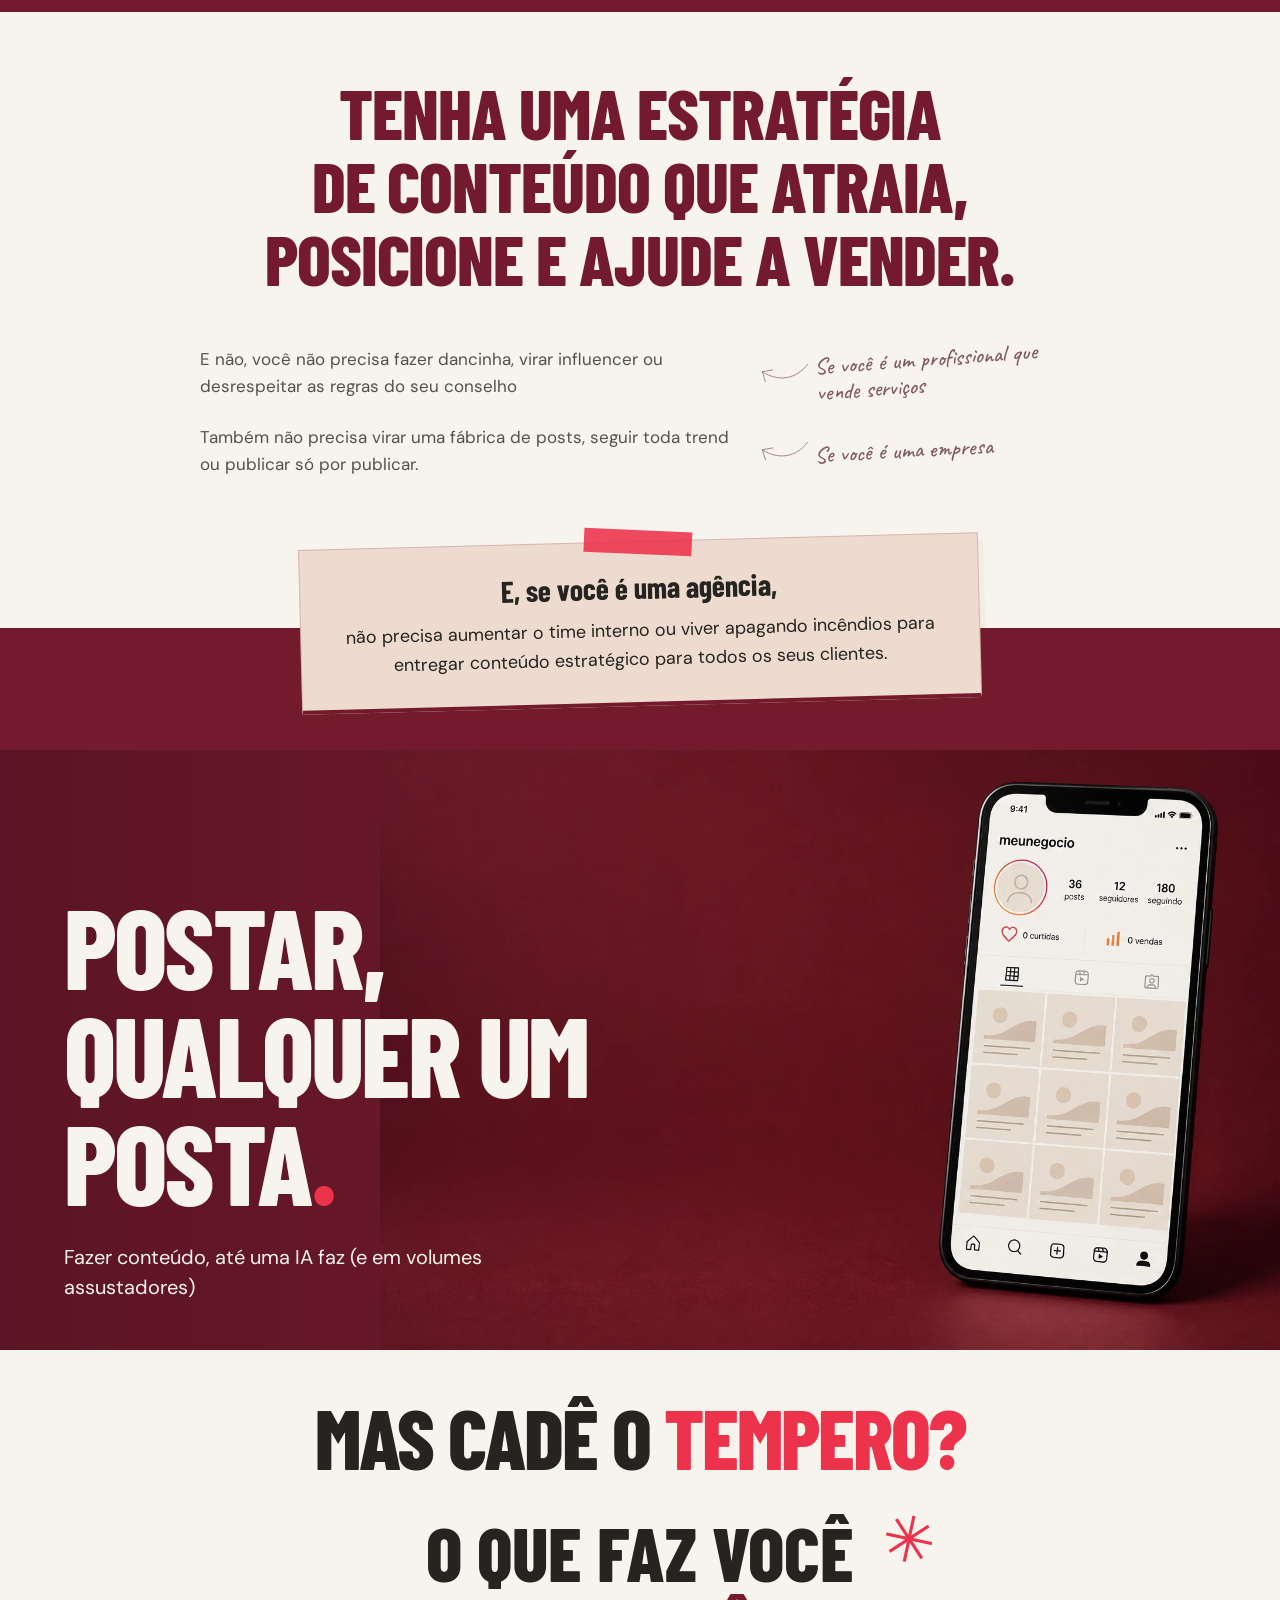
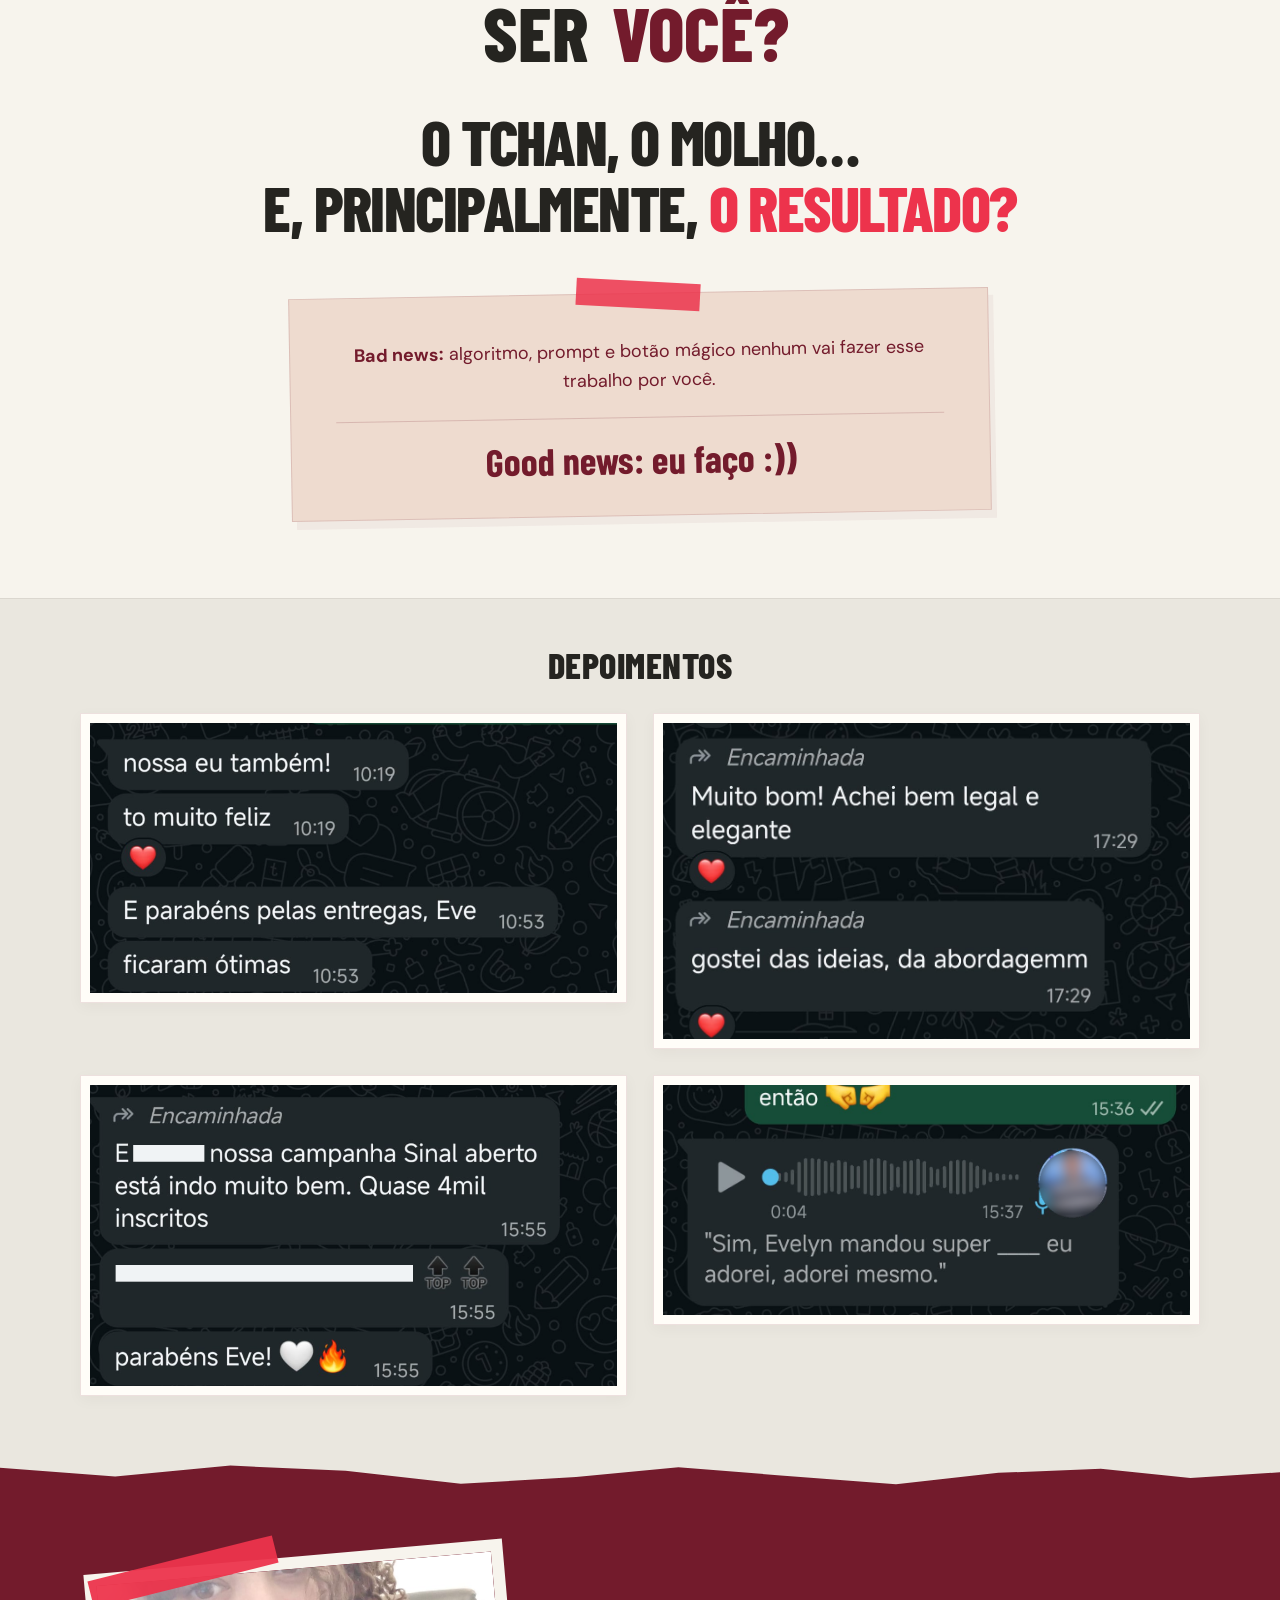
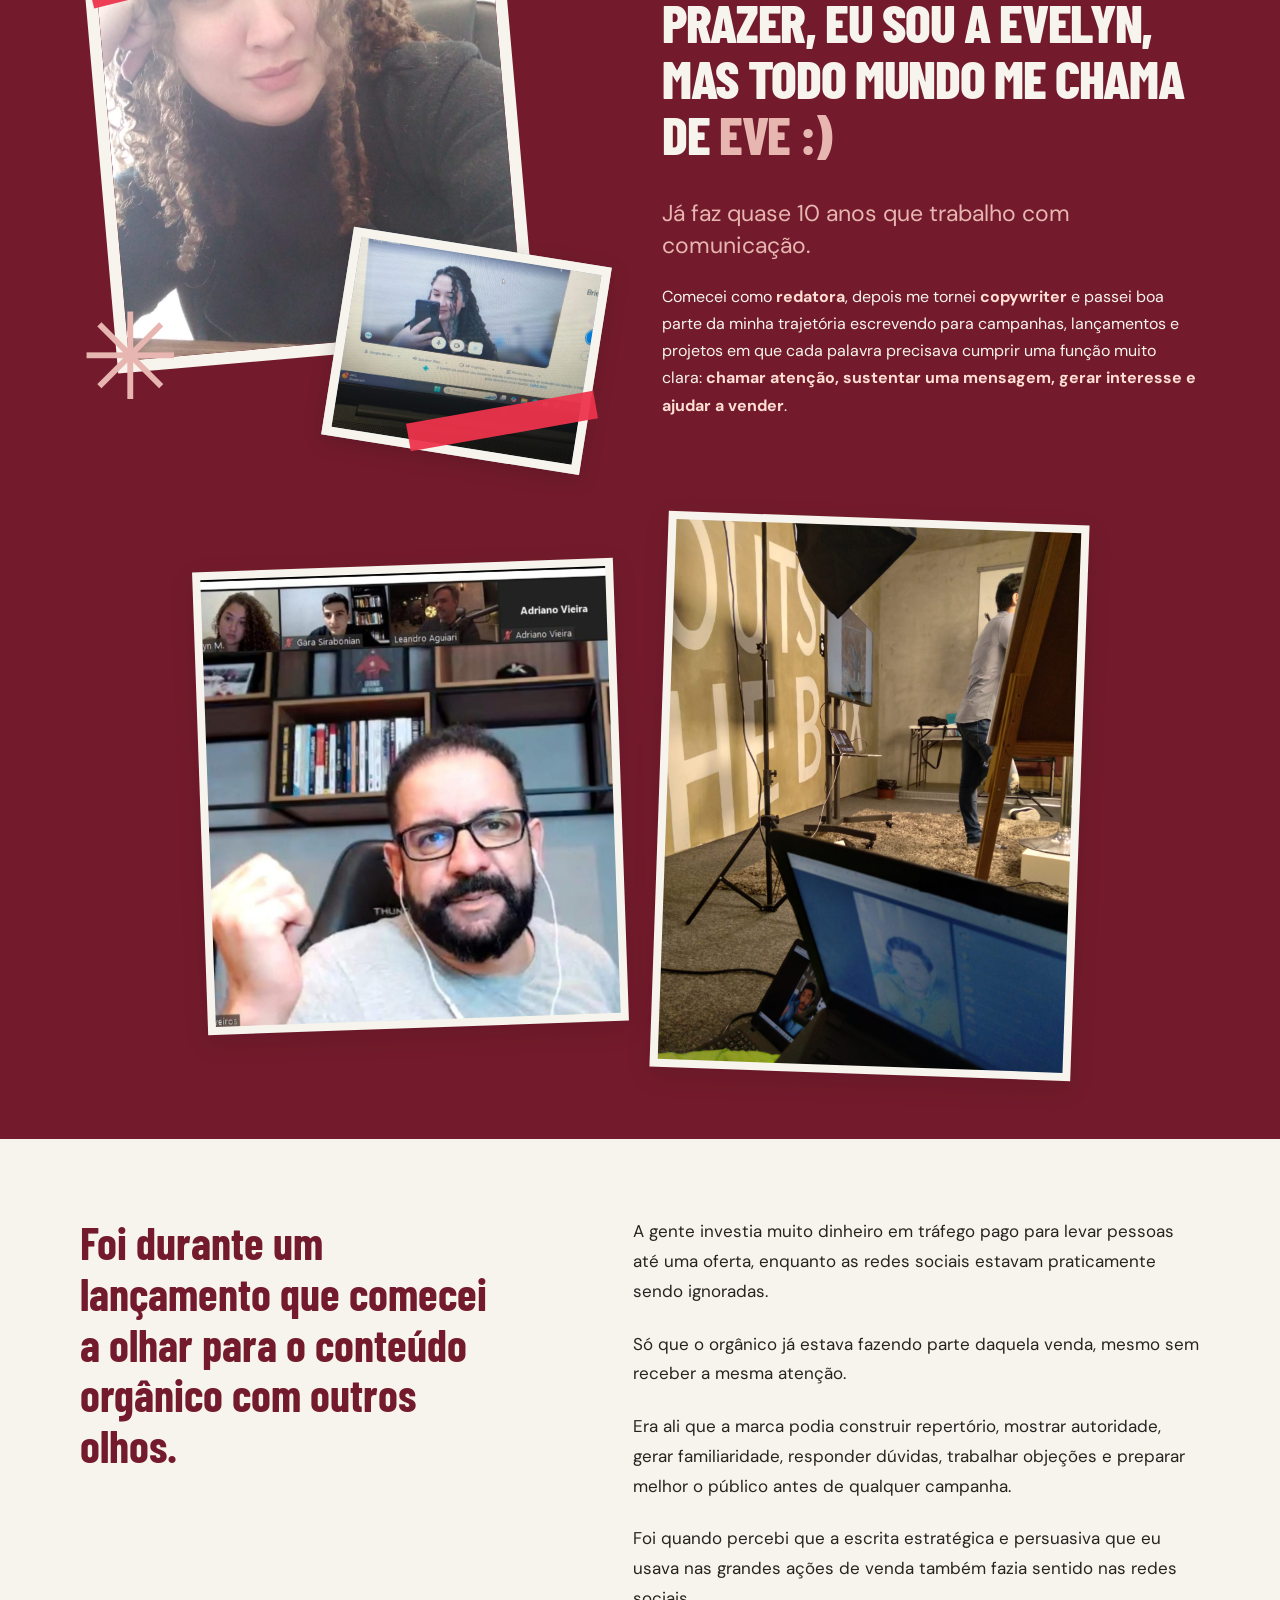
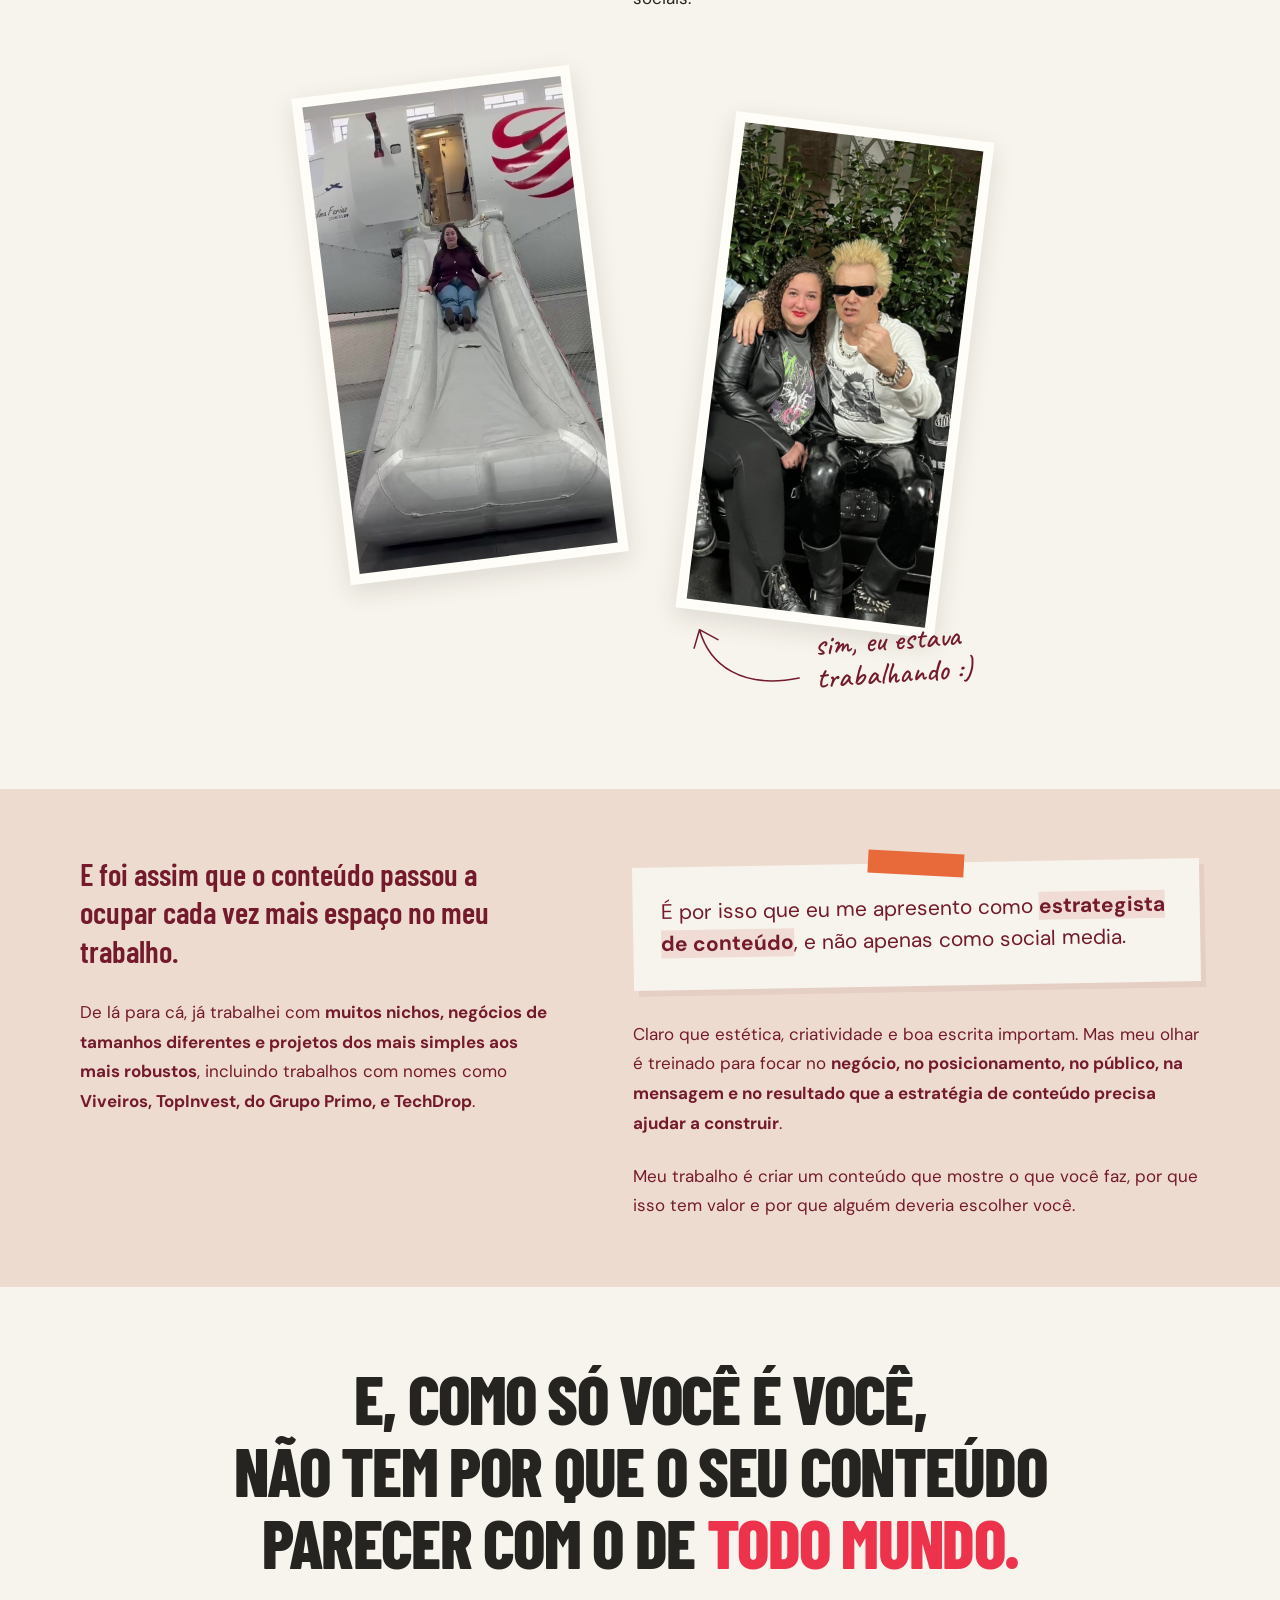
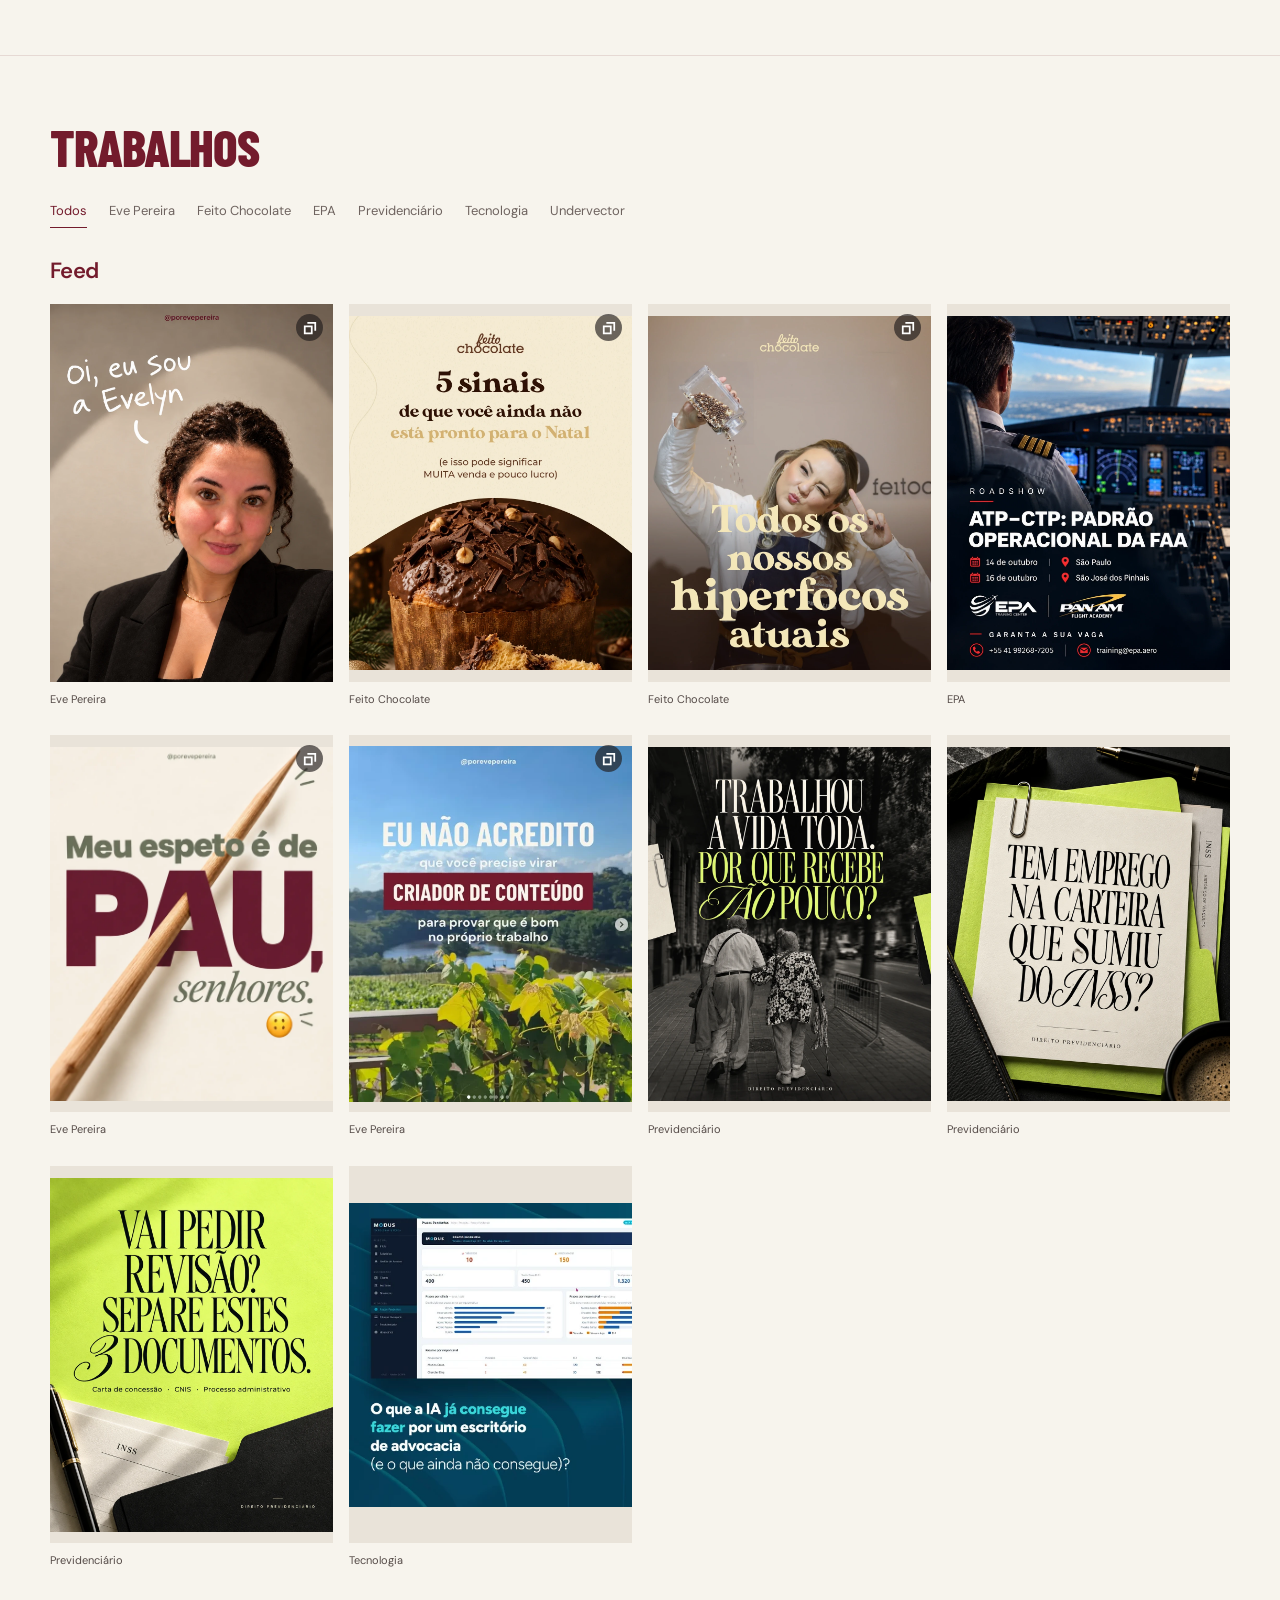
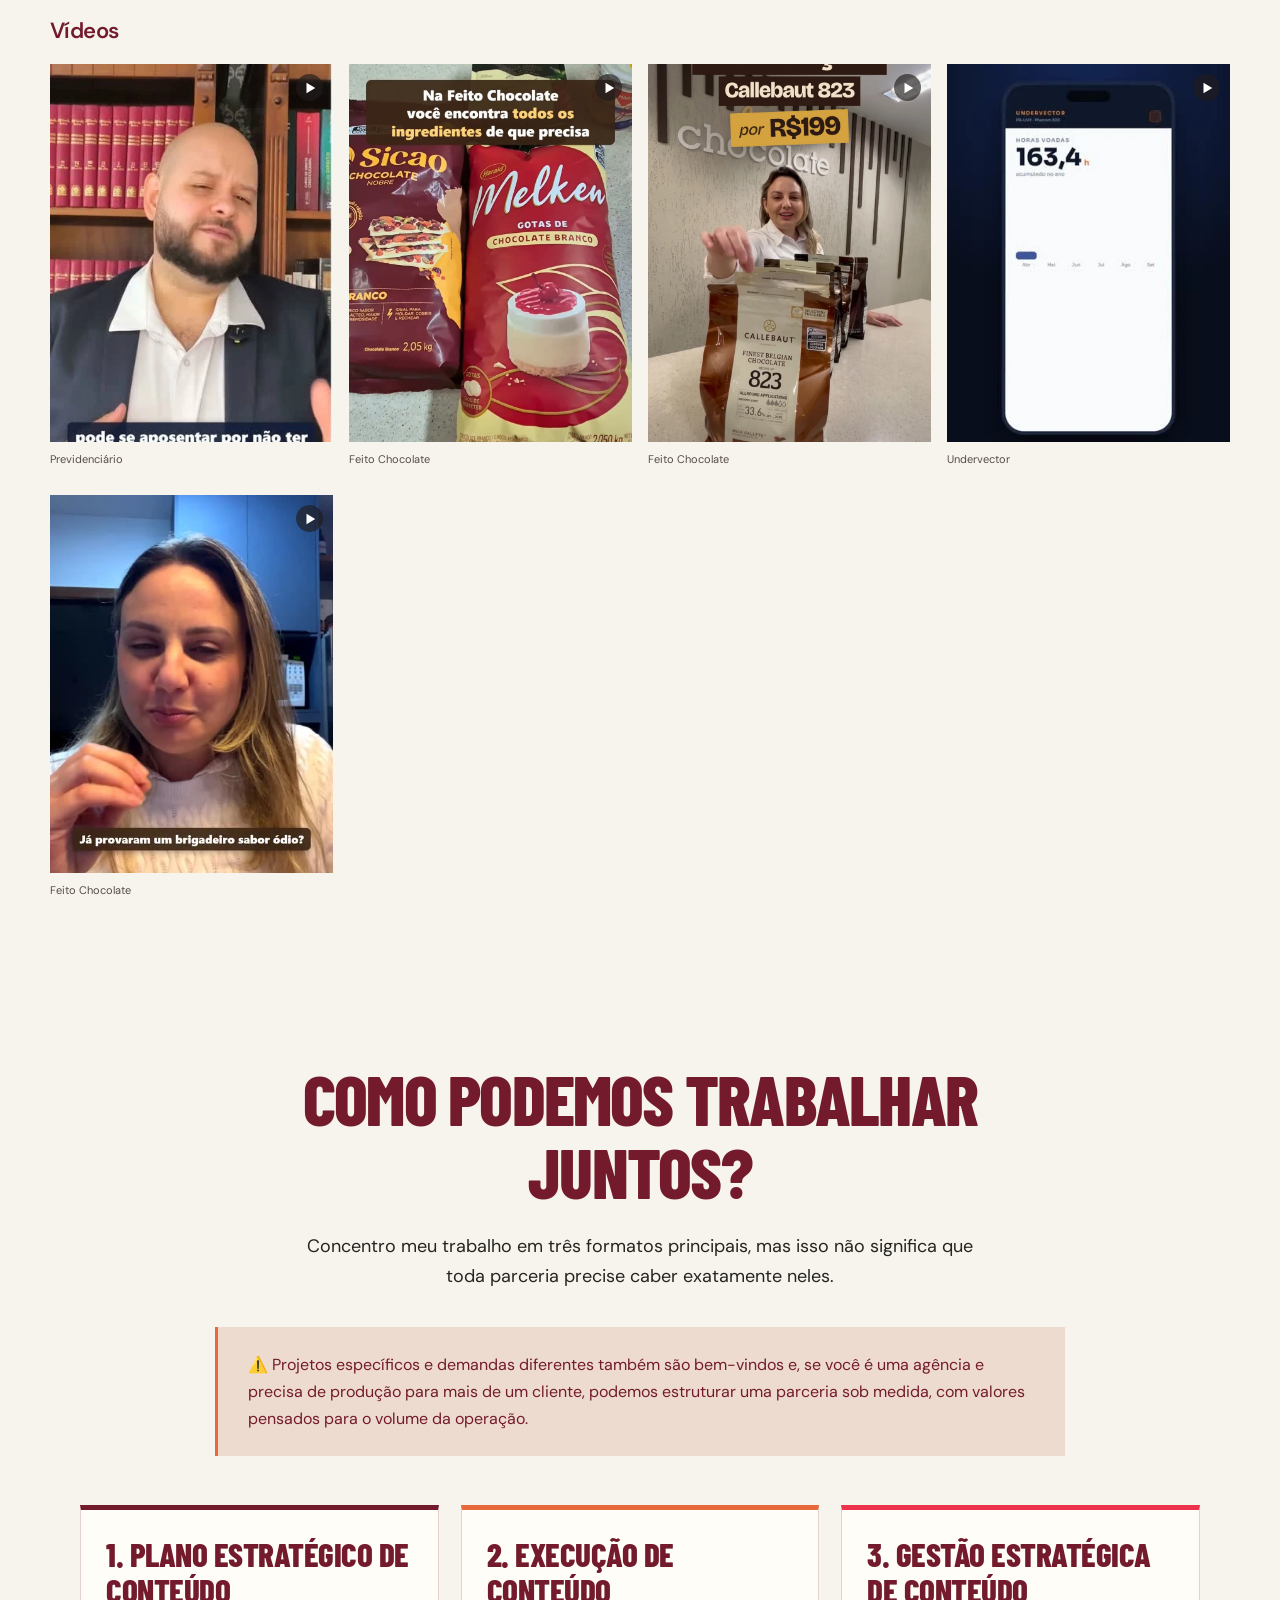
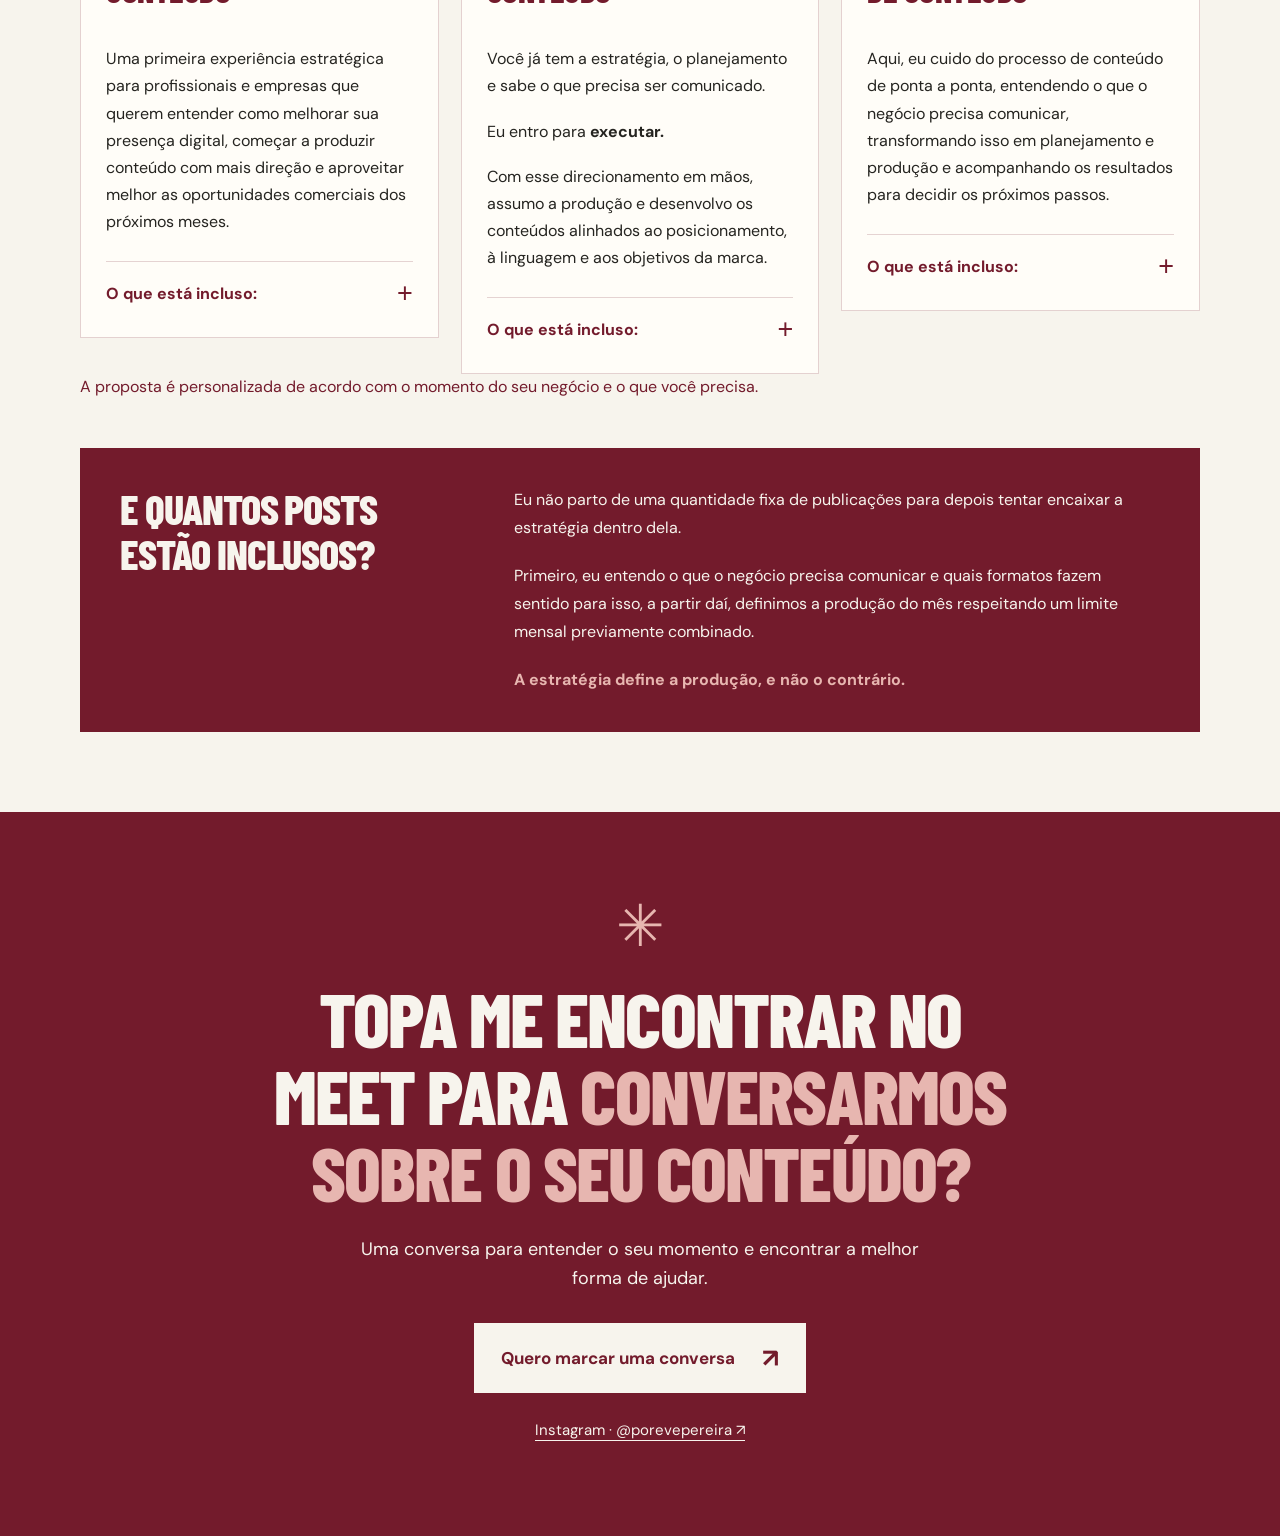
<file: index.html>
<!doctype html>
<html lang="pt-BR">
<head>
<meta charset="UTF-8"><meta name="viewport" content="width=device-width, initial-scale=1">
<meta name="theme-color" content="#731b2c"><title>Evelyn</title>
<meta name="description" content="Eu sou Evelyn (mas todo mundo me chama de Eve) e trabalho como estrategista de conteúdo e copywriter.">
<link rel="icon" type="image/svg+xml" href="data:image/svg+xml,%3Csvg xmlns='http://www.w3.org/2000/svg' viewBox='0 0 64 64'%3E%3Crect width='64' height='64' fill='%23731b2c'/%3E%3Ctext x='32' y='47' text-anchor='middle' font-family='Arial' font-size='48' font-weight='bold' fill='%23f7f4ed'%3Ee%3C/text%3E%3C/svg%3E">
<link rel="stylesheet" href="styles.css"><link rel="stylesheet" href="portfolio-integrado.css">
</head>
<body><main>
<section class="strategy-hero" aria-labelledby="strategy-title">
<div class="strategy-layout">
<h1 id="strategy-title" data-copy>Tenha uma estratégia de conteúdo que atraia, posicione e ajude a vender.</h1>
<div class="strategy-support">
<div class="audience-row">
<p data-copy>E não, você não precisa fazer dancinha, virar influencer ou desrespeitar as regras do seu conselho</p>
<div class="audience-annotation"><svg viewBox="0 0 84 48" aria-hidden="true" focusable="false"><path d="M80 10C62 34 33 39 7 22M7 22L12 38M7 22L24 19"/></svg><p data-copy>Se você é um profissional que vende serviços</p></div>
</div>
<div class="audience-row">
<p data-copy>Também não precisa virar uma fábrica de posts, seguir toda trend ou publicar só por publicar.</p>
<div class="audience-annotation"><svg viewBox="0 0 84 48" aria-hidden="true" focusable="false"><path d="M80 10C62 34 33 39 7 22M7 22L12 38M7 22L24 19"/></svg><p data-copy>Se você é uma empresa</p></div>
</div>
</div>
</div>
</section>
<div class="agency-transition">
<aside class="agency-note"><p data-copy><strong>E, se você é uma agência,</strong> não precisa aumentar o time interno ou viver apagando incêndios para entregar conteúdo estratégico para todos os seus clientes.</p></aside>
</div>
<section class="second-fold" aria-labelledby="opening-title">
<div class="opening">
<img class="opening-photo" src="assets/eve-feed.webp" alt="Celular com perfil fictício: posts repetidos, 12 seguidores, zero curtidas e zero vendas." width="1536" height="1024" fetchpriority="high">
<div class="opening-content"><h2 id="opening-title" data-copy>Postar,<br> qualquer um<br> posta<span class="opening-dot">.</span></h2><p data-copy>Fazer conteúdo, até uma IA faz (e em volumes assustadores)</p></div>
</div>
<div class="intro" aria-labelledby="intro-title">
<h2 id="intro-title" data-copy>Mas cadê o <span>tempero?</span></h2>
<div class="intro-collage intro-type"><span class="asterisk" aria-hidden="true">✳</span><p data-copy>O que faz você<br> ser <em>você?</em></p></div>
<h3 data-copy>O tchan, o molho…<br> e, principalmente, <span>o resultado?</span></h3>
<div class="news"><p data-copy><strong>Bad news:</strong> algoritmo, prompt e botão mágico nenhum vai fazer esse trabalho por você.</p><p data-copy><strong>Good news: eu faço :))</strong></p></div>
</div>
</section>
<section class="testimonials" id="depoimentos" aria-labelledby="testimonials-title"><div class="container">
<h2 id="testimonials-title" data-copy>depoimentos</h2>
<div class="testimonial-grid" role="group" aria-label="Depoimentos recebidos por mensagem">
<figure class="testimonial-print"><img src="assets/entregas-v2.png" width="824" height="422" loading="lazy" decoding="async" alt="Depoimento: nossa eu também! To muito feliz. E parabéns pelas entregas, Eve. Ficaram ótimas."></figure>
<figure class="testimonial-print"><img src="assets/ideias.jpeg" width="1085" height="651" loading="lazy" decoding="async" alt="Depoimento: Muito bom! Achei bem legal e elegante. Gostei das ideias, da abordagem."></figure>
<figure class="testimonial-print"><img src="assets/campanha.png" width="949" height="542" loading="lazy" decoding="async" alt="Depoimento com trechos ocultos preservados: nossa campanha Sinal aberto está indo muito bem. Quase 4 mil inscritos. Parabéns Eve!"></figure>
<figure class="testimonial-print"><img src="assets/retorno.png" width="1197" height="522" loading="lazy" decoding="async" alt="Print de mensagem de áudio, com foto desfocada. A transcrição visível elogia Evelyn: eu adorei, adorei mesmo."></figure>
</div></div></section>
<section class="about biography" id="sobre" aria-labelledby="about-title">
<div class="container about-grid">
<div class="about-collage" role="group" aria-label="Fotos de Evelyn">
<div class="photo-frame portrait"><img src="assets/retrato-evelyn.jpeg" width="966" height="1288" loading="lazy" decoding="async" alt="Retrato de Evelyn."></div>
<div class="photo-frame small-photo"><img src="assets/chamada.jpeg" width="1200" height="1600" loading="lazy" decoding="async" alt="Evelyn durante uma chamada de vídeo."></div>
<div class="tape tape-one" aria-hidden="true"></div><div class="tape tape-two" aria-hidden="true"></div><span class="collage-star" aria-hidden="true">✳</span>
</div>
<div class="about-text">
<h2 id="about-title" data-copy>Prazer, eu sou a Evelyn, mas todo mundo me chama de <span>Eve :)</span></h2>
<p class="bio-lead" data-copy>Já faz quase 10 anos que trabalho com comunicação.</p>
<p data-copy>Comecei como <strong>redatora</strong>, depois me tornei <strong>copywriter</strong> e passei boa parte da minha trajetória escrevendo para campanhas, lançamentos e projetos em que cada palavra precisava cumprir uma função muito clara: <strong>chamar atenção, sustentar uma mensagem, gerar interesse e ajudar a vender</strong>.</p>
</div></div>
<!-- Primeiro intervalo de imagens da apresentação. -->
<div class="container bio-image-strip bio-photos" role="group" aria-label="Bastidores da trajetória profissional"><figure class="bio-photo"><img src="assets/reuniao.jpeg" width="1214" height="1340" loading="lazy" decoding="async" alt="Registro de uma reunião de trabalho por vídeo."></figure><figure class="bio-photo"><img src="assets/gravacao.jpeg" width="1200" height="1600" loading="lazy" decoding="async" alt="Bastidores de uma gravação, com iluminação e computadores."></figure></div>
</section>
<section class="bio-turn"><div class="container bio-turn-grid">
<p class="bio-pullquote" data-copy>Foi durante um lançamento que comecei a olhar para o conteúdo orgânico com outros olhos.</p>
<div class="bio-prose">
<p data-copy>A gente investia muito dinheiro em tráfego pago para levar pessoas até uma oferta, enquanto as redes sociais estavam praticamente sendo ignoradas.</p>
<p data-copy>Só que o orgânico já estava fazendo parte daquela venda, mesmo sem receber a mesma atenção.</p>
<p data-copy>Era ali que a marca podia construir repertório, mostrar autoridade, gerar familiaridade, responder dúvidas, trabalhar objeções e preparar melhor o público antes de qualquer campanha.</p>
<p data-copy>Foi quando percebi que a escrita estratégica e persuasiva que eu usava nas grandes ações de venda também fazia sentido nas redes sociais.</p>
</div></div>
<!-- Segundo intervalo de imagens indicado na apresentação. -->
<div class="container memories-collage" role="group" aria-label="Registros de Evelyn durante o trabalho">
<figure class="memory-slide"><img src="assets/escorregador.jpg" width="464" height="832" loading="lazy" alt="Evelyn descendo pelo escorregador."></figure>
<figure class="memory-supla"><img src="assets/evelyn-supla.jpeg" width="569" height="1600" loading="lazy" alt="Evelyn com Supla."></figure>
<div class="memory-note"><svg viewBox="0 0 150 90" aria-hidden="true"><path d="M145 75C70 90 28 58 15 12M15 12L8 36M15 12L39 25"/></svg><p>sim, eu estava trabalhando :)</p></div>
</div></section>
<section class="bio-now"><div class="container bio-now-grid">
<div class="bio-prose">
<p class="bio-lead" data-copy>E foi assim que o conteúdo passou a ocupar cada vez mais espaço no meu trabalho.</p>
<p data-copy>De lá para cá, já trabalhei com <strong>muitos nichos, negócios de tamanhos diferentes e projetos dos mais simples aos mais robustos</strong>, incluindo trabalhos com nomes como <strong>Viveiros, TopInvest, do Grupo Primo, e TechDrop</strong>.</p>
</div><div class="bio-prose">
<aside class="strategist-reminder"><p data-copy>É por isso que eu me apresento como <strong>estrategista de conteúdo</strong>, e não apenas como social media.</p></aside>
<p data-copy>Claro que estética, criatividade e boa escrita importam. Mas meu olhar é treinado para focar no <strong>negócio, no posicionamento, no público, na mensagem e no resultado que a estratégia de conteúdo precisa ajudar a construir</strong>.</p>
<p data-copy>Meu trabalho é criar um conteúdo que mostre o que você faz, por que isso tem valor e por que alguém deveria escolher você.</p>
</div></div></section>
<section class="statement"><p data-copy>E, como só você é você,<br> não tem por que o seu conteúdo<br> parecer com o de <span>todo mundo.</span></p></section>
<section class="portfolio-integrado" id="trabalhos" aria-labelledby="trabalhos-title"><div class="gallery-wrap"><h2 id="trabalhos-title">Trabalhos</h2><div class="gallery-filters" role="group" aria-label="Filtrar trabalhos"></div><div class="work-grid"></div></div><dialog id="work-viewer" aria-label="Trabalho ampliado"><button class="viewer-close" aria-label="Fechar">×</button><div class="viewer-media"></div><div class="viewer-footer"><p class="viewer-caption"></p><div class="viewer-controls"><button class="viewer-prev" aria-label="Imagem anterior">←</button><button class="viewer-next" aria-label="Próxima imagem">→</button></div></div></dialog></section>
<section class="pricing" id="investimento" aria-labelledby="pricing-title"><div class="container">
<div class="pricing-intro"><h2 id="pricing-title" data-copy>Como podemos trabalhar juntos?</h2>
<p data-copy>Concentro meu trabalho em três formatos principais, mas isso não significa que toda parceria precise caber exatamente neles.</p></div>
<aside class="custom-project-note"><p data-copy>⚠️ Projetos específicos e demandas diferentes também são bem-vindos e, se você é uma agência e precisa de produção para mais de um cliente, podemos estruturar uma parceria sob medida, com valores pensados para o volume da operação.</p></aside>
<div class="pricing-grid">
<article class="plan">
<h3 data-copy>1. Plano Estratégico de Conteúdo</h3>
<p data-copy>Uma primeira experiência estratégica para profissionais e empresas que querem entender como melhorar sua presença digital, começar a produzir conteúdo com mais direção e aproveitar melhor as oportunidades comerciais dos próximos meses.</p>
<details class="plan-details"><summary data-copy>O que está incluso:</summary>
<ul>
<li data-copy>análise do negócio, público e posicionamento atual;</li>
<li data-copy>diagnóstico do perfil e da comunicação;</li>
<li data-copy>identificação dos principais pontos de melhoria;</li>
<li data-copy>direcionamento estratégico de conteúdo;</li>
<li data-copy>definição dos principais temas e abordagens;</li>
<li data-copy>recomendações de formatos e caminhos para desenvolver esses conteúdos;</li>
<li data-copy>plano de ação para as três principais oportunidades comerciais dos próximos meses.</li>
</ul>
<p data-copy>Além da estratégia geral, você recebe um direcionamento específico para aproveitar três datas ou movimentos comerciais relevantes para o seu negócio.</p>
</details></article>
<article class="plan">
<h3 data-copy>2. Execução de Conteúdo</h3>
<p data-copy>Você já tem a estratégia, o planejamento e sabe o que precisa ser comunicado.</p>
<p data-copy>Eu entro para <strong>executar.</strong></p>
<p data-copy>Com esse direcionamento em mãos, assumo a produção e desenvolvo os conteúdos alinhados ao posicionamento, à linguagem e aos objetivos da marca.</p>
<details class="plan-details"><summary data-copy>O que está incluso:</summary>
<ul>
<li data-copy>desenvolvimento dos conteúdos previstos no planejamento;</li>
<li data-copy>copy para posts estáticos e carrosséis;</li>
<li data-copy>roteiros para vídeos;</li>
<li data-copy>legendas;</li>
<li data-copy>adaptação de pautas para diferentes formatos, quando fizer sentido;</li>
<li data-copy>design das peças;</li>
<li data-copy>organização das entregas para aprovação.</li>
</ul>
<p class="plan-footnote" data-copy>O escopo é definido de acordo com o volume, os formatos e a complexidade da produção.</p>
</details>
</article>
<article class="plan">
<h3 data-copy>3. Gestão Estratégica de Conteúdo</h3>
<p data-copy>Aqui, eu cuido do processo de conteúdo de ponta a ponta, entendendo o que o negócio precisa comunicar, transformando isso em planejamento e produção e acompanhando os resultados para decidir os próximos passos.</p>
<details class="plan-details"><summary data-copy>O que está incluso:</summary>
<ul>
<li data-copy>diagnóstico inicial do negócio, posicionamento e comunicação;</li>
<li data-copy>estratégia de conteúdo alinhada aos objetivos da empresa;</li>
<li data-copy>planejamento mensal de pautas, formatos e prioridades;</li>
<li data-copy>identificação de campanhas e oportunidades comerciais;</li>
<li data-copy>produção de copies, roteiros e legendas;</li>
<li data-copy>design dos conteúdos;</li>
<li data-copy>organização do fluxo de aprovação;</li>
<li data-copy>publicação;</li>
<li data-copy><strong>Orientação de stories</strong><br>Sugestões para manter a conta ativa entre os posts.</li>
<li data-copy>edição de vídeos (até 1min30, com cortes, legenda e correção de cor);</li>
<li data-copy>acompanhamento dos resultados;</li>
<li data-copy>identificação do que merece ser mantido, ajustado ou potencializado;</li>
<li data-copy>ajustes estratégicos a partir dos dados;</li>
<li data-copy>planejamento dos próximos ciclos com base no que aprendemos ao longo do trabalho.</li>
</ul></details></article>
</div>
<p class="plan-footnote" data-copy>A proposta é personalizada de acordo com o momento do seu negócio e o que você precisa.</p><div class="production-note"><h3 data-copy>E quantos posts estão inclusos?</h3><div>
<p data-copy>Eu não parto de uma quantidade fixa de publicações para depois tentar encaixar a estratégia dentro dela.</p>
<p data-copy>Primeiro, eu entendo o que o negócio precisa comunicar e quais formatos fazem sentido para isso, a partir daí, definimos a produção do mês respeitando um limite mensal previamente combinado.</p>
<p class="production-conclusion" data-copy>A estratégia define a produção, e não o contrário.</p>
</div></div>
</div></section>
<section class="closing" id="conversa" aria-labelledby="closing-title"><div class="container">
<span class="closing-star" aria-hidden="true">✳</span>
<h2 id="closing-title">Topa me encontrar no Meet para <span>conversarmos sobre o seu conteúdo?</span></h2>
<p>Uma conversa para entender o seu momento e encontrar a melhor forma de ajudar.</p>
<a class="meeting-button" href="https://wa.me/5541997163581" target="_blank" rel="noopener">Quero marcar uma conversa <span aria-hidden="true">↗</span></a><a class="instagram-link" href="https://www.instagram.com/porevepereira/" target="_blank" rel="noopener">Instagram · @porevepereira ↗</a>
</div></section>
</main><script src="gallery-data.js"></script><script src="portfolio.js"></script></body></html>
</file>
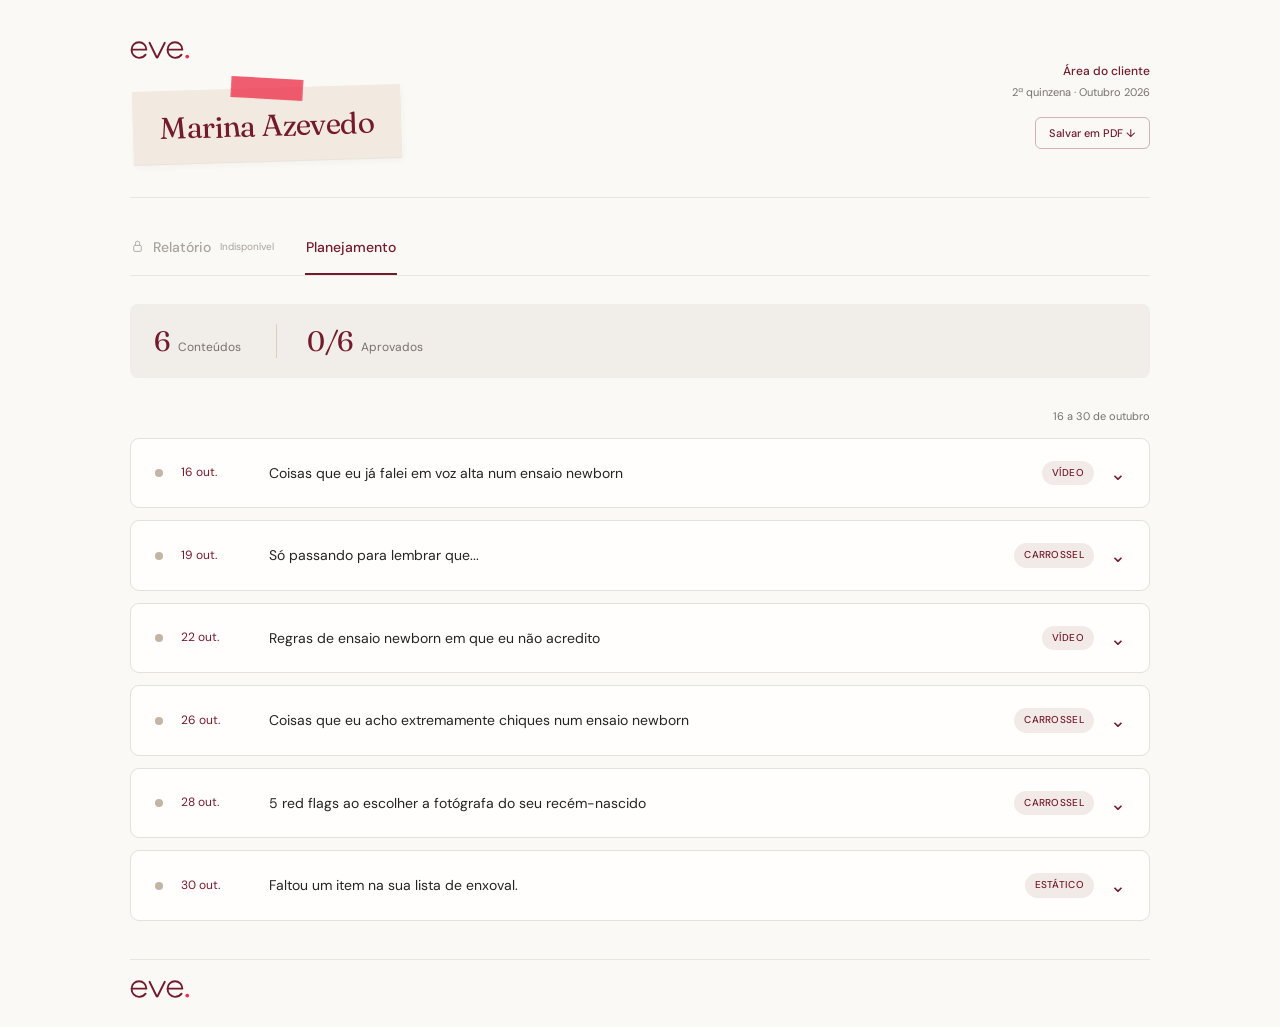
<file: planejamento-marina-azevedo.html>
<!doctype html><html lang="pt-BR"><head><meta charset="utf-8"><meta name="viewport" content="width=device-width,initial-scale=1"><title>Planejamento Newborn · Eve Pereira</title><style>
@import url('https://fonts.googleapis.com/css2?family=DM+Sans:wght@400;500;600;700&family=Fraunces:opsz,wght@9..144,400;9..144,500;9..144,600&display=swap');
:root{--wine:#731b2c;--coral:#ed334c;--paper:#f7f4ed;--ink:#252420;--muted:#78716c;--line:#e5ded4;--green:#376d52}*{box-sizing:border-box}body{margin:0;background:var(--paper);color:var(--ink);font:14px/1.65 'DM Sans',Arial,sans-serif;-webkit-font-smoothing:antialiased}.container{max-width:1100px;margin:auto;padding:48px 40px 28px}.header{display:flex;justify-content:space-between;gap:25px;padding-bottom:30px;border-bottom:1px solid var(--line)}.brand{font:800 27px/1 'Barlow Condensed',Impact,sans-serif;color:var(--wine);margin-bottom:19px}.brand span{color:var(--coral)}h1{font:700 43px/1.08 'Barlow Condensed','Arial Narrow',Impact,sans-serif;text-transform:uppercase;color:var(--wine);margin:0}.subtitle{color:var(--muted);font-size:13px;margin:10px 0 0}.header-right{text-align:right;font-size:11px;line-height:1.9;color:var(--muted);padding-top:6px}.header-right strong{color:var(--wine);font-size:12px;font-weight:500}.tabs{display:flex;gap:30px;border-bottom:1px solid var(--line);margin:26px 0 35px}.tab{font:500 14px 'DM Sans',sans-serif;background:none;border:0;border-bottom:2px solid transparent;padding:14px 1px 17px;display:flex;align-items:center;gap:9px}.tab[disabled]{color:#aaa39b;cursor:not-allowed}.tab.active{color:var(--wine);border-bottom-color:var(--wine)}.tab svg{width:13px;height:13px}.tab-note{font-size:10px;font-weight:400;color:#aaa39b}.section-title{font:600 33px/1.15 'Barlow Condensed','Arial Narrow',Impact,sans-serif;margin:0 0 10px;color:var(--wine)}.planning-intro{color:var(--muted);margin:0;font-size:13px}.planning-stats{display:flex;align-items:center;gap:35px;margin:25px 0 29px;padding:20px 24px;background:#eee8df;border-radius:8px}.stat{display:flex;align-items:baseline;gap:9px}.stat strong{font:600 30px 'Barlow Condensed',sans-serif;color:var(--wine)}.stat span{font-size:12px;color:var(--muted)}.progress-stat{border-left:1px solid #d9cfc3;padding-left:30px}.list-heading{display:flex;justify-content:space-between;gap:15px;align-items:center;margin-bottom:13px;color:var(--wine);font-size:12px;font-weight:600}.list-heading span{font-size:11px;color:var(--muted);font-weight:400}.content-list{display:flex;flex-direction:column;gap:12px}.content-card{border:1px solid #dbd3c8;border-radius:9px;background:#fdfbf7;overflow:hidden}.content-card:hover{border-color:#b39996}.content-card[open]{border-color:#ad858b}.content-card summary{display:grid;grid-template-columns:10px 92px 1fr 15px;align-items:center;gap:16px;padding:22px 24px;cursor:pointer;list-style:none}.content-card summary::-webkit-details-marker{display:none}.dot{width:8px;height:8px;border-radius:50%;background:#c2b5a5}.card-type{font-size:11px;color:var(--wine)}.card-title{font-size:13px;font-weight:500;line-height:1.5}.chevron{color:var(--wine);font-size:19px;line-height:1;transition:transform .2s}.content-card[open] .chevron{transform:rotate(180deg)}.card-body{margin:0 24px 24px;padding-top:23px;border-top:1px solid var(--line)}h3{font-size:10px;text-transform:uppercase;letter-spacing:1.7px;font-weight:600;color:var(--wine);margin:0 0 8px}.card-body p{margin:0 0 20px;max-width:850px;font-size:13px;line-height:1.75}.card-body ul{padding-left:21px;margin:-7px 0 22px;font-size:13px}.card-body li{padding:3px 0}.card-actions{display:flex;gap:10px;align-items:center;flex-wrap:wrap;margin-top:23px}.card-actions button{font:500 11px 'DM Sans',sans-serif;border:1px solid var(--line);border-radius:30px;padding:10px 17px;background:white;color:var(--muted);cursor:pointer}.card-actions button:hover{border-color:var(--wine);color:var(--wine)}.status-label{font-size:11px;color:var(--muted);margin-left:auto}.approved{border-color:#93b8a1;background:#f7faf6}.approved .dot{background:var(--green)}.approved .approve{background:var(--green);border-color:var(--green);color:white}.rejected{border-color:#db9d99;background:#fff9f6}.rejected .dot{background:var(--coral)}.rejected .reject{background:var(--wine);border-color:var(--wine);color:white}.feedback{margin-top:18px}.feedback label{display:block;font-size:11px;color:var(--wine);margin-bottom:7px}textarea{width:100%;padding:13px 15px;resize:vertical;border:1px solid var(--line);border-radius:7px;background:white;font:13px/1.6 'DM Sans',Arial,sans-serif;color:var(--ink)}button:focus-visible,summary:focus-visible,textarea:focus-visible{outline:2px solid var(--wine);outline-offset:4px}.storage-note{font-size:11px;color:var(--muted);margin:22px 0 0}.footer{border-top:1px solid var(--line);margin-top:45px;padding-top:22px;display:flex;justify-content:space-between;gap:15px;color:var(--muted);font-size:11px}.footer strong{color:var(--wine);font-weight:500}[hidden]{display:none!important}@media(max-width:650px){.container{padding:28px 20px}.header{gap:16px}.header-right{font-size:10px;max-width:105px}h1{font-size:34px}.brand{font-size:24px}.tabs{gap:24px;margin-bottom:28px}.tab{font-size:13px}.tab-note{display:none}.planning-stats{gap:20px;padding:16px}.progress-stat{padding-left:20px}.stat{display:block}.stat span{display:block}.content-card summary{grid-template-columns:8px 1fr 14px;gap:9px 13px;padding:18px}.card-type{grid-column:2}.dot{grid-row:1}.card-title{grid-column:2;grid-row:2}.chevron{grid-column:3;grid-row:1/3}.card-body{margin:0 18px 20px}.status-label{width:100%;margin:4px 0 0}.list-heading{align-items:start}.footer{font-size:10px}.section-title{font-size:29px}}@media print{.container{padding:0}.tabs,.card-actions,.feedback,.storage-note{display:none}.content-card{break-inside:avoid}.card-body{display:block}.footer{margin-top:20px}}
/* Calendário editorial e formato */.content-card summary{grid-template-columns:10px 72px 1fr auto 15px}.format-tag{font-size:10px;letter-spacing:.6px;text-transform:uppercase;font-weight:500;color:var(--wine);padding:4px 10px;background:#f0e5df;border-radius:100px;white-space:nowrap}.card-type{font-variant-numeric:tabular-nums}@media(max-width:650px){.content-card summary{grid-template-columns:8px 1fr auto 14px}.card-type{grid-column:2;grid-row:1}.format-tag{grid-column:3;grid-row:1}.card-title{grid-column:2/4;grid-row:2}.chevron{grid-column:4;grid-row:1/3}}/* Marca e tipografia revisadas */
.brand{margin-bottom:26px;line-height:0}.brand svg{width:118px;height:auto;display:block}h1{font-family:'Fraunces',Georgia,serif;font-size:38px;font-weight:400;letter-spacing:-1.1px;line-height:1.18;text-transform:none}.section-title{font-family:'Fraunces',Georgia,serif}.stat strong{font-family:'Fraunces',Georgia,serif;font-weight:400;font-size:28px;letter-spacing:-.7px}.header{align-items:center;padding-bottom:27px}.header-right{padding-top:0}.subtitle{font-size:12px;letter-spacing:.15px;margin-top:12px}.card-title{font-size:14px;font-weight:400}.planning-stats{margin-top:0}.tabs{margin-bottom:28px}.footer{margin-top:38px}.list-heading{font-weight:500}.card-type{font-size:12px}.format-tag{letter-spacing:.3px}.container{padding-top:38px}@media(max-width:650px){h1{font-size:29px;letter-spacing:-.65px}.brand svg{width:99px}.brand{margin-bottom:22px}.header{align-items:flex-start}.header-right{padding-top:10px}.card-title{font-size:13px}.container{padding-top:27px}}
/* Identidade delicada e papel com durex */
:root{--paper:#faf9f6;--line:#e9e5df}body{background:var(--paper)}.brand{margin-bottom:32px}.brand svg{width:58px;height:auto}.header{padding-top:2px;padding-bottom:28px;align-items:center}.client-paper{position:relative;display:inline-block;background:#f2e9e1;padding:20px 27px 17px;margin:0 0 8px 3px;transform:rotate(-1.7deg);box-shadow:1px 3px 6px #4531290a,0 1px 0 #d9c9bc55}.client-paper:before{content:'';position:absolute;left:calc(50% - 35px);top:-10px;width:70px;height:21px;background:rgba(219,193,161,.49);border-left:1px dashed #f9f5edaa;border-right:1px dashed #f9f5edaa;transform:rotate(5deg);box-shadow:0 1px 1px #61412c05}.client-paper h1{font-family:'Fraunces',Georgia,serif;font-weight:400;font-size:30px;letter-spacing:-.6px;line-height:1.2}.subtitle{margin-top:14px}.content-card{background:#fffefd;border-color:#e5e0da}.planning-stats{background:#f1eee9}.format-tag{background:#f2eae7}.header-right{font-weight:400}@media(max-width:650px){.brand svg{width:50px}.brand{margin-bottom:28px}.client-paper{padding:18px 18px 15px;max-width:100%;margin-left:0}.client-paper h1{font-size:24px}.header>div:first-child{min-width:0;flex:1}.header-right{max-width:95px;font-size:9px}.header-right strong{font-size:10px}.subtitle{font-size:11px}}
/* Logo compacta, com intervalos iguais entre as letras */.brand svg,.footer-brand svg{display:block;width:48px;height:auto}.brand{margin-bottom:28px}.footer-brand{line-height:0}.footer{padding-top:19px}@media(max-width:650px){.brand svg,.footer-brand svg{width:44px}}/* Logo fornecida, enquadrada sem alterar a imagem original */.logo-window{display:block;position:relative;width:60px;height:20px;overflow:hidden;mix-blend-mode:multiply}.logo-window img{position:absolute;width:134.54px;height:89.69px;max-width:none;left:-37.05px;top:-34.95px}.client-paper:before{background:rgba(237,51,76,.78);border-left-color:#fa879888;border-right-color:#fa879888}@media(max-width:650px){.logo-window{width:54px;height:18px}.logo-window img{width:121.09px;height:80.72px;left:-33.35px;top:-31.46px}}/* Enquadramento justo na marca, sem faixa de fundo nas bordas */.logo-window{width:60px;height:18px;isolation:isolate;mix-blend-mode:multiply;background:transparent;clip-path:inset(0)}.logo-window img{width:134.54px;height:89.69px;left:-37.40px;top:-35.44px;display:block;border:0;outline:0;box-shadow:none}.list-heading{justify-content:flex-end}@media(max-width:650px){.logo-window{width:54px;height:16.2px}.logo-window img{width:121.09px;height:80.72px;left:-33.66px;top:-31.90px}}/* Sem fundo retangular e sem cortar a base das letras */.brand .logo-window,.footer-brand .logo-window{width:62px;height:22px;overflow:hidden;clip-path:none;mix-blend-mode:normal;isolation:auto;background:none}.logo-window img{filter:url(#logo-clear-background);width:134.54px;height:89.69px;left:-36.4px;top:-34.5px}@media(max-width:650px){.brand .logo-window,.footer-brand .logo-window{width:56px;height:20px}.logo-window img{width:121.09px;height:80.72px;left:-32.76px;top:-31.05px}}.pdf-button{display:block;margin:14px 0 0 auto;padding:8px 13px;border:1px solid #731b2c50;border-radius:6px;background:transparent;color:var(--wine);font:500 11px 'DM Sans',Arial,sans-serif;cursor:pointer}.pdf-button:hover{background:#f2eae7}@media print{@page{size:A4;margin:15mm}*{-webkit-print-color-adjust:exact;print-color-adjust:exact}body{background:#faf9f6}.container{max-width:none;padding:0}.pdf-button,.tabs{display:none!important}.header{margin-bottom:24px}.content-list{display:block}.content-card{break-inside:avoid;page-break-inside:avoid;margin:0 0 16px;overflow:visible}.content-card summary{padding:15px 18px}.card-body{display:block!important;content-visibility:visible!important;margin:0 18px 18px;padding-top:15px}.card-body p,.card-body li{font-size:11px;line-height:1.5}.card-body p{margin-bottom:12px}.card-body ul{margin-bottom:14px}.chevron{display:none}.content-card summary{grid-template-columns:8px 65px 1fr auto}.card-title{font-size:12px}.planning-stats{margin-bottom:20px;padding:14px 20px}.footer{margin-top:24px}.list-heading{margin-bottom:12px}}
.brand>svg,.footer-brand>svg{display:block;width:60px;height:auto;overflow:visible;filter:none;clip-path:none;background:none;border:none;box-shadow:none}@media(max-width:650px){.brand>svg,.footer-brand>svg{width:54px}}</style></head><body><div class="container"><header class="header"><div><div class="brand"><svg xmlns="http://www.w3.org/2000/svg" viewBox="420 390 700 230" width="700" height="230" role="img" aria-label="eve."><g fill="none" stroke="#731b2c" stroke-width="22" stroke-linecap="round" stroke-linejoin="round"><path d="M438 503H611C611 455 573 416 525 416S438 455 438 503C438 556 475 598 525 598C557 598 585 584 602 561"/><path d="M648 422L729 588Q736 602 743 588L826 422"/><path d="M858 503H1031C1031 455 993 416 945 416S858 455 858 503C858 556 895 598 945 598C977 598 1005 584 1022 561"/></g><circle cx="1088" cy="584" r="22" fill="#ed334c"/></svg></div><div class="client-paper"><h1>Marina Azevedo</h1></div></div><div class="header-right"><strong>Área do cliente</strong><br>2ª quinzena · Outubro 2026<button type="button" class="pdf-button" id="save-pdf">Salvar em PDF ↓</button></div></header><div class="tabs" role="tablist" aria-label="Área do cliente"><button class="tab" role="tab" aria-selected="false" disabled title="Relatório indisponível"><svg viewBox="0 0 24 24" fill="none" stroke="currentColor" stroke-width="1.6" aria-hidden="true"><rect x="5" y="10" width="14" height="11" rx="2"/><path d="M8 10V6a4 4 0 018 0v4"/></svg>Relatório <span class="tab-note">Indisponível</span></button><button class="tab active" role="tab" aria-selected="true" aria-controls="planejamento" id="planning-tab">Planejamento</button></div><main id="planejamento" role="tabpanel" aria-labelledby="planning-tab"><div class="planning-stats"><div class="stat"><strong>6</strong><span>Conteúdos</span></div><div class="stat progress-stat"><strong id="approved-count">0/6</strong><span>Aprovados</span></div></div><div class="list-heading"><span>16 a 30 de outubro</span></div><div class="content-list"><details class="content-card" data-id="0"><summary><span class="dot" aria-hidden="true"></span><time class="card-type" datetime="2026-10-16">16 out.</time><span class="card-title">Coisas que eu já falei em voz alta num ensaio newborn</span><span class="format-tag">Vídeo</span><span class="chevron" aria-hidden="true">⌄</span></summary><div class="card-body"><h3>Ideia</h3><p>Vídeo com frases ditas durante uma sessão de newborn, como:</p><ul><li>“Pode deixar, xixi no pano é sinal de sorte”</li><li>“Pai, você pode respirar, ele não quebra”</li></ul><h3>Objetivo</h3><p>Humanizar e gerar alcance pelo humor. Mostra como é o clima do ensaio sem precisar explicar, e quem ainda não te conhece tende a enviar o post para uma amiga grávida.</p><div class="card-actions" role="group" aria-label="Avaliar conteúdo 1"><button class="approve" aria-pressed="false" data-status="approved">✓ Aprovar</button><button class="reject" aria-pressed="false" data-status="rejected">↺ Pedir ajuste</button><span class="status-label">Aguardando avaliação</span></div><div class="feedback" hidden><label for="comment-0">O que precisa ajustar?</label><textarea id="comment-0" rows="3" placeholder="Conte aqui o que gostaria de mudar..."></textarea></div></div></details><details class="content-card" data-id="1"><summary><span class="dot" aria-hidden="true"></span><time class="card-type" datetime="2026-10-19">19 out.</time><span class="card-title">Só passando para lembrar que...</span><span class="format-tag">Carrossel</span><span class="chevron" aria-hidden="true">⌄</span></summary><div class="card-body"><h3>Ideia</h3><p>Cada lâmina quebra uma objeção em tom de carinho:</p><ul><li>“...você não precisa estar maquiada”</li><li>“...a bagunça da sala não entra no enquadramento”</li><li>“...os primeiros 15 dias passam mais rápido do que parece”</li></ul><h3>Objetivo</h3><p>Quebrar objeções sem soar como venda.</p><div class="card-actions" role="group" aria-label="Avaliar conteúdo 2"><button class="approve" aria-pressed="false" data-status="approved">✓ Aprovar</button><button class="reject" aria-pressed="false" data-status="rejected">↺ Pedir ajuste</button><span class="status-label">Aguardando avaliação</span></div><div class="feedback" hidden><label for="comment-1">O que precisa ajustar?</label><textarea id="comment-1" rows="3" placeholder="Conte aqui o que gostaria de mudar..."></textarea></div></div></details><details class="content-card" data-id="2"><summary><span class="dot" aria-hidden="true"></span><time class="card-type" datetime="2026-10-22">22 out.</time><span class="card-title">Regras de ensaio newborn em que eu não acredito</span><span class="format-tag">Vídeo</span><span class="chevron" aria-hidden="true">⌄</span></summary><div class="card-body"><h3>Ideia</h3><p>Vídeo em que a especialista comenta e questiona regras que o nicho repete:</p><ul><li>“o bebê precisa estar sem roupa”</li><li>“tem que ser em estúdio”</li><li>“o pai só entra em uma foto”</li><li>“cenário temático deixa mais bonito”</li></ul><h3>Objetivo</h3><p>Posicionamento. Separa o seu trabalho do newborn posado tradicional e atrai quem quer naturalidade, gerando comentário de quem concorda e de quem discorda.</p><div class="card-actions" role="group" aria-label="Avaliar conteúdo 3"><button class="approve" aria-pressed="false" data-status="approved">✓ Aprovar</button><button class="reject" aria-pressed="false" data-status="rejected">↺ Pedir ajuste</button><span class="status-label">Aguardando avaliação</span></div><div class="feedback" hidden><label for="comment-2">O que precisa ajustar?</label><textarea id="comment-2" rows="3" placeholder="Conte aqui o que gostaria de mudar..."></textarea></div></div></details><details class="content-card" data-id="3"><summary><span class="dot" aria-hidden="true"></span><time class="card-type" datetime="2026-10-26">26 out.</time><span class="card-title">Coisas que eu acho extremamente chiques num ensaio newborn</span><span class="format-tag">Carrossel</span><span class="chevron" aria-hidden="true">⌄</span></summary><div class="card-body"><h3>Ideia</h3><p>Cada lâmina traz um exemplo:</p><ul><li>“a manta da avó no lugar do cenário”</li><li>“o irmão mais velho emburrado na foto”</li><li>“pai sem camisa, pele com pele”</li><li>“a luz da janela às quatro da tarde”</li></ul><h3>Objetivo</h3><p>Construir desejo e mostrar estética. Educa o gosto da cliente para o estilo que você oferece.</p><div class="card-actions" role="group" aria-label="Avaliar conteúdo 4"><button class="approve" aria-pressed="false" data-status="approved">✓ Aprovar</button><button class="reject" aria-pressed="false" data-status="rejected">↺ Pedir ajuste</button><span class="status-label">Aguardando avaliação</span></div><div class="feedback" hidden><label for="comment-3">O que precisa ajustar?</label><textarea id="comment-3" rows="3" placeholder="Conte aqui o que gostaria de mudar..."></textarea></div></div></details><details class="content-card" data-id="4"><summary><span class="dot" aria-hidden="true"></span><time class="card-type" datetime="2026-10-28">28 out.</time><span class="card-title">5 red flags ao escolher a fotógrafa do seu recém-nascido</span><span class="format-tag">Carrossel</span><span class="chevron" aria-hidden="true">⌄</span></summary><div class="card-body"><h3>Ideia</h3><p>Focado em segurança. Por exemplo: fazer pose arriscada, não perguntar pela temperatura do ambiente, não lavar as mãos antes de pegar o bebê, pressionar para acordar o bebê para a foto.</p><h3>Objetivo</h3><p>Autoridade e conversão. Transfere a decisão do preço para a segurança, e quem chega à última lâmina já está te escolhendo pelos seus critérios.</p><div class="card-actions" role="group" aria-label="Avaliar conteúdo 5"><button class="approve" aria-pressed="false" data-status="approved">✓ Aprovar</button><button class="reject" aria-pressed="false" data-status="rejected">↺ Pedir ajuste</button><span class="status-label">Aguardando avaliação</span></div><div class="feedback" hidden><label for="comment-4">O que precisa ajustar?</label><textarea id="comment-4" rows="3" placeholder="Conte aqui o que gostaria de mudar..."></textarea></div></div></details><details class="content-card" data-id="5"><summary><span class="dot" aria-hidden="true"></span><time class="card-type" datetime="2026-10-30">30 out.</time><span class="card-title">Faltou um item na sua lista de enxoval.</span><span class="format-tag">Estático</span><span class="chevron" aria-hidden="true">⌄</span></summary><div class="card-body"><h3>Ideia</h3><p>Uma arte estática com uma lista de enxoval: fralda, body, bomba de leite e, em destaque, “agendar o ensaio antes do parto”. A legenda explica a janela ideal dos primeiros dias.</p><h3>Objetivo</h3><p>Captar gestante no terceiro trimestre, que decide antes, e gerar agenda antecipada.</p><div class="card-actions" role="group" aria-label="Avaliar conteúdo 6"><button class="approve" aria-pressed="false" data-status="approved">✓ Aprovar</button><button class="reject" aria-pressed="false" data-status="rejected">↺ Pedir ajuste</button><span class="status-label">Aguardando avaliação</span></div><div class="feedback" hidden><label for="comment-5">O que precisa ajustar?</label><textarea id="comment-5" rows="3" placeholder="Conte aqui o que gostaria de mudar..."></textarea></div></div></details></div></main><footer class="footer"><div class="footer-brand"><svg xmlns="http://www.w3.org/2000/svg" viewBox="420 390 700 230" width="700" height="230" role="img" aria-label="eve."><g fill="none" stroke="#731b2c" stroke-width="22" stroke-linecap="round" stroke-linejoin="round"><path d="M438 503H611C611 455 573 416 525 416S438 455 438 503C438 556 475 598 525 598C557 598 585 584 602 561"/><path d="M648 422L729 588Q736 602 743 588L826 422"/><path d="M858 503H1031C1031 455 993 416 945 416S858 455 858 503C858 556 895 598 945 598C977 598 1005 584 1022 561"/></g><circle cx="1088" cy="584" r="22" fill="#ed334c"/></svg></div></footer></div><script>
const key='eve-planejamento-newborn-v1';let saved={};try{saved=JSON.parse(localStorage.getItem(key)||'{}')}catch{}const cards=[...document.querySelectorAll('.content-card')];function updateCount(){document.querySelector('#approved-count').textContent=cards.filter(c=>c.classList.contains('approved')).length+'/6'}cards.forEach(card=>{const id=card.dataset.id;const previous=saved[id]||{};let status=({Aprovado:'approved','Solicitar ajustes':'rejected'})[previous.status]||previous.status||'';if(!['approved','rejected'].includes(status))status='';const textarea=card.querySelector('textarea');textarea.value=previous.comment||'';function render(){card.classList.toggle('approved',status==='approved');card.classList.toggle('rejected',status==='rejected');card.querySelector('.feedback').hidden=status!=='rejected';card.querySelectorAll('[data-status]').forEach(b=>b.setAttribute('aria-pressed',String(b.dataset.status===status)));card.querySelector('.status-label').textContent=status==='approved'?'Aprovado':status==='rejected'?'Ajuste solicitado':'Aguardando avaliação';updateCount()}function save(){saved[id]={status,comment:textarea.value};try{localStorage.setItem(key,JSON.stringify(saved))}catch{console.warn('Não foi possível salvar a avaliação neste navegador.')}}card.querySelectorAll('[data-status]').forEach(b=>b.addEventListener('click',()=>{status=status===b.dataset.status?'':b.dataset.status;render();save()}));textarea.addEventListener('input',save);render()});
let printOpenState=[];function preparePdf(){printOpenState=cards.map(card=>card.open);cards.forEach(card=>card.open=true)}function restoreAfterPdf(){cards.forEach((card,i)=>card.open=printOpenState[i]||false)}window.addEventListener('beforeprint',preparePdf);window.addEventListener('afterprint',restoreAfterPdf);document.querySelector('#save-pdf').addEventListener('click',async()=>{await document.fonts.ready;window.print()});
</script></body></html>
</file>
<file: styles.css>
@import url('https://fonts.googleapis.com/css2?family=Barlow+Condensed:wght@600;700;800;900&family=DM+Sans:wght@400;500;600;700&family=Caveat:wght@500;600&display=swap');
:root{--paper:#f7f4ed;--wine:#731b2c;--red:#ed334c;--ink:#252420;--rose:#e7b6b0;--orange:#e8693a}*{box-sizing:border-box}body{margin:0;background:var(--paper);color:var(--ink);font:400 16px/1.6 'DM Sans',Arial,sans-serif}::selection{background:var(--red);color:var(--paper)}.container{width:min(1120px,calc(100% - 96px));margin-inline:auto}h1,h2,h3,p{margin:0}h1,h2,h3,.statement p{font-family:'Barlow Condensed','Arial Narrow',Impact,sans-serif;font-weight:800;text-transform:uppercase;line-height:1;letter-spacing:-.025em}h2{font-size:clamp(48px,6vw,82px)}
.opening{position:relative;isolation:isolate;min-height:680px;height:85svh;max-height:880px;background:#4c3127;color:var(--paper)}.opening-photo{position:absolute;z-index:-2;inset:0;object-fit:cover;object-position:center 48%;width:100%;height:100%}.opening:after{content:'';position:absolute;z-index:-1;inset:0;background:linear-gradient(0deg,rgba(27,12,15,.88),rgba(27,12,15,.09) 83%)}.opening-content{position:absolute;bottom:56px;left:5%;right:5%;display:flex;align-items:flex-end;gap:8%;justify-content:space-between}.opening h1{font-size:clamp(85px,10.5vw,155px);max-width:820px;line-height:.95;letter-spacing:-.025em}.opening p{max-width:280px;line-height:1.5;font-size:18px;padding-bottom:8px}
.intro{text-align:center;padding:57px 24px 72px}.intro h2{font-size:clamp(48px,6.5vw,88px)}.intro h2 span,.intro h3 span{color:var(--red)}.intro-collage{position:relative;width:min(740px,100%);margin:26px auto 30px;display:grid;place-items:center;min-height:350px}.photo-slot{position:relative;background:#d6cfc1;outline:1px solid #29262227;outline-offset:-12px}.photo-slot:after{content:'';position:absolute;inset:0;background:repeating-linear-gradient(135deg,transparent 0 15px,#ffffff12 15px 16px)}.photo-slot i{position:absolute;inset:50% auto auto 50%;width:30px;height:30px;transform:translate(-50%,-50%)}.photo-slot i:before,.photo-slot i:after{content:'';position:absolute;background:currentColor;opacity:.25}.photo-slot i:before{width:1px;height:30px;left:15px}.photo-slot i:after{height:1px;width:30px;top:15px}.intro-photo{width:242px;height:320px;border:10px solid #fffdfa;outline:none;box-shadow:0 5px 15px #30251b13;transform:rotate(-5deg);background:#c2c1b8}.intro-collage p{position:absolute;left:0;right:0;top:105px;font:800 clamp(40px,5vw,64px)/1.05 'Barlow Condensed','Arial Narrow',Impact,sans-serif;text-transform:uppercase;text-shadow:0 1px var(--paper);color:var(--ink)}.intro-collage em{font-style:normal;color:var(--wine);background:var(--paper);padding:0 8px}.asterisk{position:absolute;right:15%;top:36px;color:var(--red);font-size:82px;line-height:1;transform:rotate(12deg)}.intro h3{font-size:clamp(39px,4.9vw,66px);line-height:1.05}.news{max-width:740px;margin:24px auto 0}.news p{font-size:16px}.news p+p{font-size:24px;font-weight:700;margin-top:13px;color:var(--wine)}
.testimonials{padding:48px 0 64px;background:#eae7df;border-top:1px solid #30251b15}.testimonials h2{text-align:center;font-size:36px;letter-spacing:.015em;margin-bottom:30px}.testimonial-grid{display:grid;grid-template-columns:repeat(3,1fr);gap:36px}.testimonial-slot{height:145px;border:1px dashed #6e605c42;padding:30px 24px}.testimonial-slot i,.trajectory-text-slot i{display:block;height:1px;background:currentColor;opacity:.15;margin:15px 0}.testimonial-slot i:nth-child(3){width:72%}.testimonial-slot b{display:block;width:38%;height:6px;background:#766f6522;margin-top:24px}
.about{position:relative;background:var(--wine);color:var(--paper);padding:96px 0 82px}.about:before{content:'';position:absolute;top:-1px;left:0;right:0;height:26px;background:#eae7df;clip-path:polygon(0 0,100% 0,100% 50%,93% 72%,86% 36%,78% 52%,70% 96%,61% 62%,53% 30%,45% 68%,36% 94%,27% 44%,18% 24%,9% 66%,0 32%)}.about-grid{display:grid;grid-template-columns:1fr 1.05fr;gap:70px;align-items:start}.about-collage{position:relative;margin-top:50px;min-height:595px}.portrait{position:absolute;top:0;left:20px;width:82%;height:460px;background:#c3b6a1;border:12px solid var(--paper);transform:rotate(-5deg);outline:none}.small-photo{position:absolute;right:-5px;bottom:18px;width:51%;height:252px;background:#a8bac7;border:9px solid var(--paper);transform:rotate(9deg);outline:none;box-shadow:0 5px 20px #280d1433}.tape{position:absolute;z-index:2;background:var(--red);width:190px;height:28px;opacity:.94}.tape-one{top:2px;left:8px;transform:rotate(-14deg)}.tape-two{right:-5px;bottom:21px;transform:rotate(-10deg)}.collage-star{position:absolute;bottom:38px;left:0;color:var(--rose);font-size:120px;line-height:1}.about h2{font-size:clamp(68px,7vw,100px);margin-bottom:35px}.about h2 span{color:var(--rose)}.about p{margin-top:22px;font-size:16px;line-height:1.7}
.statement{text-align:center;padding:70px 30px 76px}.statement p{font-size:clamp(42px,5.3vw,72px);line-height:1.06}.statement span{color:var(--red)}.trajectory{background:var(--orange);color:var(--paper);padding:78px 0}.trajectory-grid{display:grid;grid-template-columns:1fr 1fr;gap:70px;align-items:center}.trajectory h2{font-size:clamp(49px,5vw,66px)}.trajectory-text-slot{margin-top:35px;min-height:150px;border:1px dashed #f7f4ed77;padding:18px 23px}.trajectory-text-slot i{opacity:.3}.trajectory-text-slot i:last-child{width:70%}.trajectory-photos{position:relative;height:440px}.trajectory-photo-one{position:absolute;top:0;left:15px;width:70%;height:340px;border:10px solid var(--paper);outline:none;background:#d8c7ab;transform:rotate(5deg)}.trajectory-photo-two{position:absolute;right:0;bottom:0;width:58%;height:240px;border:9px solid var(--paper);outline:none;background:#a8b9b1;transform:rotate(-7deg)}
.portfolio{padding:80px 0 90px}.portfolio h2{text-align:center;font-size:clamp(50px,5.5vw,76px);margin-bottom:46px;color:var(--wine)}.portfolio-grid{display:grid;grid-template-columns:repeat(3,1fr);gap:22px}.portfolio-slot{position:relative;aspect-ratio:4/5;background:#e7c8c7;padding:13%;display:grid;place-items:center}.portfolio-slot:nth-child(2){background:#bbcdc4}.portfolio-slot:nth-child(3){background:#e4c69f}.portfolio-slot:nth-child(4){background:#bbcad7}.portfolio-slot:nth-child(5){background:#d49b8d}.portfolio-slot:nth-child(6){background:#d5d0b1}.portfolio-slot i{display:block;width:100%;height:100%;border:1px dashed #30251b44;background:#f7f4ed33}
@media(min-width:1550px){.opening-content{left:calc((100% - 1390px)/2);right:calc((100% - 1390px)/2)}}
@media(max-width:1000px){.container{width:calc(100% - 64px)}.opening{min-height:600px;height:75svh}.opening h1{font-size:11vw}.opening p{font-size:16px;max-width:230px}.about-grid{gap:40px}.portrait{left:0;height:390px}.about-collage{min-height:520px}.small-photo{height:210px}.trajectory-grid{gap:38px}.trajectory-photos{height:390px}.trajectory-photo-one{height:300px}.trajectory-photo-two{height:210px}.testimonial-grid{gap:20px}}
@media(max-width:700px){.container{width:calc(100% - 40px)}.opening{height:81svh;min-height:620px;max-height:780px}.opening-photo{object-position:56% 46%}.opening-content{bottom:34px;left:24px;right:24px;display:block}.opening h1{font-size:clamp(62px,14vw,104px);line-height:1}.opening p{max-width:295px;margin-top:25px;font-size:16px;padding:0}.intro{padding:40px 20px 45px}.intro h2{font-size:clamp(43px,10.3vw,70px)}.intro-collage{margin-top:24px;min-height:300px;margin-bottom:22px}.intro-photo{width:195px;height:270px}.intro-collage p{top:100px;font-size:clamp(38px,9vw,55px)}.asterisk{right:4%;top:25px;font-size:67px}.intro h3{font-size:clamp(35px,8.7vw,53px)}.news{margin-top:23px}.news p{font-size:16px;line-height:1.6}.news p+p{font-size:22px;margin-top:16px}.testimonials{padding:34px 0 42px}.testimonials h2{font-size:31px;margin-bottom:23px}.testimonial-grid{grid-template-columns:1fr;gap:14px}.testimonial-slot{height:118px;padding:16px 22px}.testimonial-slot b{margin-top:18px}.about{padding:62px 0 45px}.about-grid{display:flex;flex-direction:column;gap:32px}.about-collage{width:min(390px,100%);min-height:440px;margin:0 auto}.portrait{width:76%;height:350px;left:14px}.small-photo{width:48%;height:205px;bottom:0;right:12px}.collage-star{font-size:83px;bottom:17px;left:12px}.tape{width:145px;height:24px}.tape-one{left:8px;top:10px}.tape-two{right:2px;bottom:9px}.about h2{font-size:clamp(68px,14vw,94px);margin-bottom:26px}.about p{font-size:16px;line-height:1.65;margin-top:20px}.statement{padding:43px 20px 47px}.statement p{font-size:clamp(35px,8.4vw,53px);line-height:1.08}.statement br{display:none}.trajectory{padding:45px 0 52px}.trajectory-grid{grid-template-columns:1fr;gap:35px}.trajectory h2{font-size:clamp(45px,11vw,65px)}.trajectory-text-slot{margin-top:27px;min-height:135px}.trajectory-photos{width:min(380px,100%);height:370px;margin-inline:auto}.trajectory-photo-one{left:12px;height:290px}.trajectory-photo-two{right:9px;height:206px}.portfolio{padding:47px 0 55px}.portfolio h2{font-size:clamp(43px,10.5vw,61px);margin-bottom:30px}.portfolio-grid{grid-template-columns:repeat(2,1fr);gap:12px}}

/* Ajustes solicitados: texto sob o título e nota central. */
.opening{background:var(--wine)}
.opening-photo{object-fit:contain;object-position:right center}
.opening:after{background:linear-gradient(90deg,rgba(52,9,20,.38),transparent 62%)}
.opening-content{display:block;width:50%;right:auto;bottom:64px}
.opening h1{font-size:clamp(82px,9.2vw,140px)}
.opening-dot{color:var(--red)}
.opening p{max-width:510px;font-size:20px;line-height:1.5;margin-top:26px;padding:0}
.news{position:relative;max-width:700px;margin:52px auto 10px;padding:43px 45px 34px;background:#eedbcf;color:var(--wine);border:1px solid #731b2c24;box-shadow:5px 8px 0 #731b2c0d;transform:rotate(-1deg)}
.news:before{content:'';position:absolute;top:-13px;left:calc(50% - 62px);width:124px;height:27px;background:var(--red);transform:rotate(4deg);opacity:.85}
.news p{font-size:18px;line-height:1.6}
.news p+p{font-family:'Barlow Condensed','Arial Narrow',Impact,sans-serif;font-size:38px;line-height:1.15;margin-top:22px;padding-top:20px;border-top:1px solid #731b2c30}
@media(min-width:1550px){.opening-content{right:auto;width:650px}}
@media(max-width:1000px) and (min-width:701px){.opening-content{width:49%;bottom:55px}.opening h1{font-size:9.3vw}.opening p{font-size:18px;max-width:380px}}
@media(max-width:700px){.opening{height:auto;min-height:0;max-height:none;padding-bottom:34px}.opening-photo{position:relative;display:block;height:360px;object-fit:cover;object-position:right center;z-index:0}.opening:after{display:none}.opening-content{position:relative;left:auto;right:auto;bottom:auto;width:auto;margin:0 24px;padding-top:25px}.opening h1{font-size:clamp(62px,14vw,98px);line-height:1}.opening p{font-size:17px;max-width:440px;margin-top:22px}.news{max-width:calc(100% - 8px);margin-top:44px;padding:34px 23px 27px}.news p{font-size:16px}.news p+p{font-size:31px;margin-top:20px;padding-top:17px}}
/* Primeira dobra: promessa principal e complementos em duas colunas. */
.strategy-hero{background:var(--paper);color:var(--wine);min-height:min(100svh,900px);display:grid;align-items:center;padding:68px 0 72px;border-top:12px solid var(--wine)}
.strategy-layout{width:min(1280px,calc(100% - 112px));margin-inline:auto;display:grid;grid-template-columns:1.3fr 1fr;gap:76px;align-items:center}
.strategy-hero h1{font-size:clamp(45px,4.55vw,66px);line-height:1.04;letter-spacing:-.015em;text-wrap:pretty}
.strategy-hero h1 span{color:var(--red)}
.strategy-support>p{font-size:18px;line-height:1.65;color:var(--ink);margin:0 0 24px}
.agency-note{position:relative;background:#eedbcf;border:1px solid #731b2c33;border-bottom:4px solid var(--wine);padding:29px 30px 28px;margin-top:42px;transform:rotate(-1.5deg);box-shadow:5px 7px 0 #731b2c09}
.agency-note:before{content:'';position:absolute;width:108px;height:24px;top:-12px;left:calc(50% - 54px);background:var(--red);transform:rotate(4deg);opacity:.88}
.agency-note p{font-size:18px;line-height:1.6}
.agency-note strong{display:block;font-family:'Barlow Condensed','Arial Narrow',Impact,sans-serif;font-weight:700;font-size:30px;line-height:1.1;margin-bottom:12px}
/* A antiga abertura passa a integrar o bloco seguinte. */
.second-fold .opening{height:600px;min-height:0;max-height:none}
.second-fold .opening h2{font-size:clamp(78px,8.7vw,124px);line-height:.97;max-width:700px}
.second-fold .opening-content{bottom:48px}
.second-fold .intro{padding-top:46px}
@media(max-width:1100px) and (min-width:701px){.strategy-hero{padding:48px 0 54px;min-height:100svh}.strategy-layout{width:calc(100% - 64px);gap:42px;grid-template-columns:1.1fr 1fr}.strategy-hero h1{font-size:clamp(43px,4.8vw,55px)}.strategy-support>p{font-size:16px;line-height:1.6;margin-bottom:20px}.agency-note{padding:27px 23px 23px;margin-top:34px}.agency-note p{font-size:16px}.agency-note strong{font-size:27px}.second-fold .opening{height:520px}.second-fold .opening h2{font-size:9vw}}
@media(max-width:700px){.strategy-hero{padding:35px 0 42px;min-height:0;border-top-width:8px}.strategy-layout{width:calc(100% - 40px);grid-template-columns:1fr;gap:28px}.strategy-hero h1{font-size:clamp(36px,9.5vw,57px);line-height:1.05}.strategy-support>p{font-size:16px;line-height:1.6;margin-bottom:20px}.agency-note{padding:28px 24px 25px;margin:32px 4px 0}.agency-note p{font-size:16px}.agency-note strong{font-size:29px}.second-fold .opening{height:auto;min-height:0}.second-fold .opening-content{bottom:auto}.second-fold .opening h2{font-size:clamp(62px,14vw,98px);line-height:1}.second-fold .intro{padding-top:38px}}
/* Complementos abaixo da headline e anotações manuscritas. */
.strategy-hero{display:block;min-height:0;padding:64px 0 28px}
.strategy-layout{display:block;width:min(1040px,calc(100% - 112px))}
.strategy-hero h1{max-width:940px;margin:0 auto;text-align:center;font-size:clamp(50px,5.5vw,76px);line-height:1.04;text-wrap:balance}
.strategy-support{max-width:880px;margin:50px auto 0;display:grid;gap:24px}
.audience-row{display:grid;grid-template-columns:minmax(0,1.7fr) minmax(0,1fr);gap:10px;align-items:center}
.audience-row>p{font-size:17px;line-height:1.6;color:#55504b}
.audience-annotation{display:flex;align-items:center;gap:5px;color:#805a60}
.audience-annotation svg{width:52px;min-width:52px;height:38px;fill:none;stroke:currentColor;stroke-width:1.6;opacity:.7;stroke-linecap:round;stroke-linejoin:round}
.audience-annotation p{font:500 23px/1.15 'Caveat','Segoe Print','Comic Sans MS',cursive;transform:rotate(-4deg);max-width:240px}
.audience-row:nth-child(2) .audience-annotation{color:#805a60}
.audience-row:nth-child(2) .audience-annotation p{transform:rotate(-3deg)}
.agency-transition{position:relative;padding:35px 24px 44px;background:linear-gradient(to bottom,var(--paper) 0 50%,var(--wine) 50% 100%)}
.agency-transition .agency-note{width:min(680px,100%);margin:0 auto;text-align:center;padding:29px 40px 28px}
@media(max-width:1100px) and (min-width:701px){.strategy-layout{width:calc(100% - 80px)}.strategy-hero{padding-top:50px}.strategy-hero h1{font-size:clamp(49px,6.2vw,68px)}.audience-row{gap:10px;grid-template-columns:minmax(0,1.5fr) minmax(0,1fr)}.audience-row>p{font-size:16px}.audience-annotation svg{width:44px;min-width:44px}.audience-annotation p{font-size:22px}}
@media(max-width:700px){.strategy-hero{padding:35px 0 16px}.strategy-layout{width:calc(100% - 40px)}.strategy-hero h1{font-size:clamp(41px,10.8vw,64px)}.strategy-support{margin-top:36px;gap:24px}.audience-row{grid-template-columns:1fr;gap:2px}.audience-row>p{font-size:16px;line-height:1.6}.audience-annotation{justify-self:end;width:min(290px,94%);gap:5px}.audience-annotation svg{width:42px;min-width:42px;height:35px;transform:rotate(26deg)}.audience-annotation p{font-size:21px;line-height:1.15}.agency-transition{padding:30px 24px 36px}.agency-transition .agency-note{padding:28px 23px 25px}}
/* Prints originais dos depoimentos, inteiros e sem cortes. */
.testimonial-grid{grid-template-columns:repeat(2,minmax(0,1fr));gap:26px;align-items:start}
.testimonial-print{margin:0;padding:9px;background:#fffdf8;border:1px solid #731b2c20;box-shadow:0 4px 14px #30251b0a}
.testimonial-print img{display:block;width:100%;height:auto}
@media(max-width:700px){.testimonial-grid{grid-template-columns:1fr;gap:20px}.testimonial-print{padding:6px}}
/* Apresentação: narrativa em blocos, com respiro entre os momentos. */
.biography{padding-bottom:65px}.biography .about-grid{align-items:center}.biography .about-collage{min-height:500px;margin-top:0}.biography .portrait{height:400px}.biography .small-photo{height:210px;bottom:0}.biography h2{font-size:clamp(42px,4.2vw,61px);line-height:1.04}.biography .bio-lead{font-size:23px;line-height:1.4;color:var(--rose)}.biography strong{color:#ffded3}.bio-image-strip{display:grid;grid-template-columns:1fr 1fr;gap:26px;margin-top:62px}.bio-image-strip .photo-slot{height:245px;border:9px solid var(--paper);outline:none;background:#c7b9a3}.bio-image-strip .photo-slot:nth-child(2){background:#b0c1c5}.bio-turn{padding:78px 0;background:var(--paper)}.bio-turn-grid{display:grid;grid-template-columns:1fr 1.2fr;gap:80px;align-items:start}.bio-pullquote{font:700 clamp(35px,3.5vw,48px)/1.13 'Barlow Condensed','Arial Narrow',Impact,sans-serif;color:var(--wine);max-width:420px}.bio-prose p{font-size:17px;line-height:1.75;margin:0 0 23px}.bio-prose p:last-child{margin-bottom:0}.bio-prose strong{font-weight:700}.bio-image-strip-second{margin-top:48px;grid-template-columns:1.3fr 1fr}.bio-image-strip-second .photo-slot{background:#d4d0bf;border-color:#eae7df;height:235px}.bio-image-strip-second .photo-slot:nth-child(2){background:#dcb7a7}.bio-now{padding:66px 0;background:#eedbcf;color:var(--wine)}.bio-now-grid{display:grid;grid-template-columns:1fr 1.2fr;gap:80px}.bio-now .bio-lead{font:600 31px/1.25 'Barlow Condensed','Arial Narrow',Impact,sans-serif;margin-bottom:27px}.bio-now+.statement{padding-block:76px;border-bottom:1px solid #731b2c20}
/* Portfólio com todas as artes, sem cortes. */
.portfolio-expanded{background:#eae7df}.portfolio-expanded h2{max-width:850px;margin-inline:auto}.work-carousel{width:100%}.carousel-track{display:flex;gap:16px;overflow-x:auto;scroll-snap-type:x mandatory;scrollbar-width:thin;scrollbar-color:var(--wine) #d8d1c7;overscroll-behavior-x:contain;padding:0 0 14px}.carousel-slide{flex:0 0 calc((100% - 32px)/3);min-width:0;margin:0;scroll-snap-align:start;background:var(--paper);border:7px solid var(--paper)}.carousel-slide img{display:block;width:100%;height:auto}.carousel-slide a{display:block;cursor:zoom-in}.carousel-controls{display:flex;justify-content:center;align-items:center;gap:23px;margin-top:20px}.carousel-controls button{width:47px;height:47px;background:transparent;border:1px solid var(--wine);border-radius:50%;font-size:24px;color:var(--wine);cursor:pointer}.carousel-controls button:hover:not(:disabled){color:var(--paper);background:var(--wine)}.carousel-controls button:disabled{opacity:.3;cursor:default}.carousel-count{font-size:14px;color:var(--wine);font-variant-numeric:tabular-nums;min-width:76px;text-align:center}.carousel-track:focus-visible,.carousel-slide a:focus-visible,.carousel-controls button:focus-visible,.plan-details summary:focus-visible{outline:3px solid var(--orange);outline-offset:4px}.portfolio-pending{grid-template-columns:repeat(4,minmax(0,1fr));margin-top:48px;gap:18px}
/* Investimento: preços evidentes e escopo disponível em cada formato. */
.pricing{padding:88px 0 80px;background:var(--paper);color:var(--wine)}.pricing-intro{max-width:860px;margin:0 auto;text-align:center}.pricing-intro h2{font-size:clamp(46px,5.5vw,74px);line-height:1.03;margin-bottom:25px}.pricing-intro>p{max-width:700px;margin:0 auto;font-size:18px;line-height:1.65;color:var(--ink)}.custom-project-note{max-width:850px;margin:35px auto 49px;border-left:3px solid var(--orange);background:#eedbcf;padding:24px 30px}.custom-project-note p{font-size:16px;line-height:1.7}.pricing-grid{display:grid;grid-template-columns:repeat(3,minmax(0,1fr));gap:22px;align-items:start}.plan{min-width:0;border:1px solid #731b2c30;border-top:5px solid var(--wine);padding:27px 25px 30px;background:#fffdf8}.plan:nth-child(2){border-top-color:var(--orange)}.plan:nth-child(3){border-top-color:var(--red)}.plan h3{font-size:33px;line-height:1.08;letter-spacing:-.015em;min-height:108px}.plan>p{font-size:16px;line-height:1.7;color:var(--ink);margin:0 0 18px}.plan .plan-price{color:var(--wine);font-size:14px;margin:16px 0 24px;min-height:72px;line-height:1.5}.plan-price strong{display:block;font:700 clamp(29px,2.65vw,39px)/1.25 'Barlow Condensed','Arial Narrow',Impact,sans-serif}.plan-details{margin-top:26px;border-top:1px solid #731b2c30;padding-top:18px}.plan-details summary{font-size:16px;font-weight:700;cursor:pointer;list-style:none;display:flex;gap:15px;justify-content:space-between;align-items:center}.plan-details summary:after{content:'+';font:400 27px/1 Arial,sans-serif}.plan-details[open] summary:after{content:'−'}.plan-details summary::-webkit-details-marker{display:none}.plan-details ul{margin:20px 0 0;padding-left:20px;color:var(--ink);font-size:16px;line-height:1.65}.plan-details li{padding-left:3px;margin-bottom:12px}.plan-details li::marker{color:var(--orange)}.plan-details>p{margin-top:22px;font-size:16px;line-height:1.65;color:var(--ink)}.plan .plan-footnote{font-size:14px;line-height:1.6;color:#695552;margin:24px 0 0}.production-note{margin-top:48px;padding:38px 40px;background:var(--wine);color:var(--paper);display:grid;grid-template-columns:.8fr 1.5fr;gap:50px}.production-note h3{font-size:42px;line-height:1.06}.production-note p{font-size:16px;line-height:1.75;margin:0 0 20px}.production-note .production-conclusion{font-weight:700;color:var(--rose);margin-bottom:0}
@media(max-width:1000px){.biography .about-grid{gap:38px}.bio-turn-grid,.bio-now-grid{gap:40px}.pricing-grid{grid-template-columns:1fr}.plan{padding:30px}.plan h3{min-height:0;font-size:36px}.plan .plan-price{min-height:0}.plan-price strong{font-size:38px}.plan-details ul{columns:2;column-gap:40px}.plan-details li{break-inside:avoid}.carousel-slide{flex-basis:calc((100% - 16px)/2)}.production-note{gap:30px;grid-template-columns:1fr 1.4fr}}
@media(max-width:700px){.biography{padding-bottom:42px}.biography .about-collage{min-height:430px}.biography .portrait{height:345px}.biography .small-photo{height:195px}.biography h2{font-size:47px}.biography .bio-lead{font-size:21px}.bio-image-strip{gap:13px;margin-top:35px}.bio-image-strip .photo-slot{height:180px;border-width:6px}.bio-turn{padding:45px 0}.bio-turn-grid,.bio-now-grid{grid-template-columns:1fr;gap:28px}.bio-pullquote{font-size:36px;max-width:none}.bio-prose p{font-size:16px;line-height:1.7;margin-bottom:20px}.bio-image-strip-second{grid-template-columns:1fr 1fr}.bio-now{padding:42px 0}.bio-now+.statement{padding-block:43px}.carousel-track{gap:12px}.carousel-slide{flex-basis:100%;border-width:6px}.portfolio-pending{grid-template-columns:repeat(2,minmax(0,1fr));gap:12px;margin-top:35px}.pricing{padding:49px 0}.pricing-intro h2{font-size:46px}.pricing-intro>p{font-size:16px}.custom-project-note{margin:28px auto 32px;padding:20px}.plan{padding:25px 22px}.plan h3{font-size:34px}.plan-details ul{columns:1}.production-note{grid-template-columns:1fr;gap:22px;padding:28px 23px;margin-top:32px}.production-note h3{font-size:36px}}
/* Fotos reais e vídeo da apresentação. */
.photo-frame{overflow:hidden}.photo-frame img{display:block;width:100%;height:100%;object-fit:cover}.small-photo img{object-position:center 18%}.bio-photos{max-width:880px;align-items:center;gap:38px}.bio-photo{margin:0;background:var(--paper);padding:8px;box-shadow:0 8px 24px #280d1422}.bio-photo img{display:block;width:100%;height:auto}.bio-photo:first-child{transform:rotate(-2deg)}.bio-photo:last-child{transform:rotate(2deg)}.bio-video{margin-top:48px;display:flex;justify-content:center}.bio-video video{display:block;width:auto;max-width:100%;max-height:620px;background:#211c1d;border:8px solid #eae7df;box-shadow:0 8px 24px #30251b12}.portfolio-artworks{grid-template-columns:repeat(4,minmax(0,1fr));gap:18px;margin-top:48px;align-items:start}.portfolio-artwork{display:block;background:var(--paper);padding:6px;cursor:zoom-in}.portfolio-artwork img{display:block;width:100%;height:auto}.portfolio-artwork:focus-visible{outline:3px solid var(--orange);outline-offset:4px}
@media(max-width:700px){.bio-photos{gap:16px}.bio-photo{padding:5px}.bio-video{margin-top:32px}.bio-video video{max-height:560px;border-width:5px}.portfolio-artworks{grid-template-columns:repeat(2,minmax(0,1fr));gap:12px;margin-top:35px}}
/* Ajustes da apresentação e fechamento. */
.intro-type{min-height:175px;margin:25px auto 30px}.intro-type p{position:static;font-size:clamp(48px,6vw,76px)}.intro-type .asterisk{right:10%;top:5px;font-size:64px}.memories-collage{position:relative;max-width:780px;min-height:615px;margin-top:66px;margin-bottom:16px}.memories-collage figure{position:absolute;margin:0;background:#fffdf8;padding:10px;box-shadow:0 8px 24px #30251b20}.memories-collage img{display:block;width:100%;height:100%;object-fit:cover}.memory-slide{width:280px;height:490px;left:70px;top:0;transform:rotate(-7deg)}.memory-supla{width:260px;height:500px;right:65px;top:45px;transform:rotate(7deg)}.memory-note{position:absolute;bottom:0;right:5px;display:flex;align-items:center;gap:12px;color:var(--wine)}.memory-note svg{width:115px;height:80px;fill:none;stroke:currentColor;stroke-width:2;stroke-linecap:round;stroke-linejoin:round}.memory-note p{max-width:210px;font:500 31px/1.08 'Caveat',cursive;transform:rotate(-4deg)}.strategist-reminder{position:relative;background:var(--paper);padding:30px 28px;margin:8px 0 34px;box-shadow:5px 6px 0 #731b2c12;transform:rotate(-1deg)}.strategist-reminder:before{content:'';position:absolute;top:-11px;left:calc(50% - 48px);width:96px;height:23px;background:var(--orange);transform:rotate(4deg)}.strategist-reminder p{font-size:21px;line-height:1.5}.strategist-reminder strong{color:var(--wine);background:#e7b6b066}.closing{background:var(--wine);color:var(--paper);text-align:center;padding:85px 0 94px}.closing-star{display:block;font-size:58px;color:var(--rose);line-height:1;margin-bottom:24px}.closing h2{max-width:900px;margin:auto;font-size:clamp(50px,6vw,80px);text-wrap:balance}.closing h2 span{color:var(--rose)}.closing p{max-width:600px;margin:26px auto 30px;font-size:18px}.meeting-button{display:inline-flex;align-items:center;gap:27px;padding:18px 27px;background:var(--paper);color:var(--wine);border:0;font:700 17px 'DM Sans',sans-serif;text-decoration:none}.meeting-button:disabled{cursor:default;opacity:1}.meeting-button span{font-size:26px}.meeting-button:focus-visible{outline:3px solid var(--orange);outline-offset:5px}
@media(max-width:700px){.intro-type{min-height:150px}.intro-type .asterisk{right:0;top:-5px;font-size:42px}.memories-collage{min-height:465px;margin-top:40px}.memory-slide{width:52%;height:320px;left:3%;top:0}.memory-supla{width:46%;height:340px;right:2%;top:38px}.memories-collage figure{padding:6px}.memory-note{bottom:0;right:8px;gap:0}.memory-note svg{width:85px;height:65px}.memory-note p{font-size:27px;max-width:190px}.strategist-reminder{padding:27px 23px}.strategist-reminder p{font-size:20px}.closing{padding:55px 0 65px}.closing h2{font-size:49px}.closing p{font-size:16px}.meeting-button{padding:16px 20px;font-size:16px}}
/* Contato, formatos uniformes e adesivo de investimento. */
.portfolio-artwork{aspect-ratio:4/5;display:flex;align-items:center;justify-content:center}.portfolio-artwork img{width:100%;height:100%;object-fit:contain}.portfolio-artwork:last-child{background:#063f54;border:6px solid var(--paper);padding:0}.instagram-link{display:block;width:fit-content;margin:25px auto 0;color:var(--paper);font-size:15px;text-underline-offset:5px}.instagram-link:hover{color:var(--rose)}.meeting-button:hover{background:var(--rose)}.pricing-intro{position:relative}.money-sticker{display:inline-grid;place-items:center;width:85px;height:85px;margin:0 auto 22px;background:#ffdd68;border:6px solid #fffdf8;border-radius:50%;font-size:57px;line-height:1;box-shadow:3px 5px 0 #731b2c24;transform:rotate(12deg);font-family:'Segoe UI Emoji','Apple Color Emoji',sans-serif}
@media(min-width:1100px){.money-sticker{position:absolute;right:-66px;top:-30px;margin:0}}
</file>
<file: portfolio-integrado.css>
.portfolio-integrado{padding:65px 0 75px;background:#f7f4ed;color:#731b2c;font-family:'DM Sans',sans-serif}.gallery-wrap{width:min(1180px,calc(100% - 64px));margin:auto}.portfolio-integrado h2{font-size:clamp(34px,4vw,54px);margin:0 0 24px}.gallery-filters{display:flex;flex-wrap:wrap;gap:8px 22px;margin:0 0 30px}.gallery-filters button{font:inherit;font-size:13px;border:0;border-bottom:1px solid transparent;padding:5px 0;background:none;color:#6e635f;cursor:pointer}.gallery-filters button[aria-pressed=true]{color:#731b2c;border-bottom-color:#731b2c}.work-grid{display:grid;grid-template-columns:repeat(4,minmax(0,1fr));gap:27px 16px}.work-card{padding:0;border:0;background:none;text-align:left;color:#554b48;font:inherit;cursor:pointer;min-width:0}.work-cover{position:relative;display:block;aspect-ratio:3/4;overflow:hidden;background:#e9e3d9}.work-cover img{display:block;width:100%;height:100%;object-fit:contain}.work-card[data-kind=video] img{object-fit:cover}.work-card-label{display:block;font-size:11px;margin-top:9px}.work-icon{position:absolute;right:10px;top:10px;width:27px;height:27px;display:grid;place-items:center;color:#fff;background:#211c1ca6;border-radius:50%}.work-icon svg{width:14px;height:14px;fill:currentColor}.work-card:hover .work-cover{outline:1px solid #731b2c;outline-offset:3px}.portfolio-integrado button:focus-visible{outline:2px solid #731b2c;outline-offset:4px}#work-viewer{background:#f7f4ed;border:0;padding:42px 18px 14px;width:fit-content;max-width:94vw;max-height:94dvh;color:#731b2c}#work-viewer::backdrop{background:#171012df}.viewer-close{position:absolute;right:10px;top:3px;font-size:29px;border:0;background:none;color:#731b2c;cursor:pointer}.viewer-media img,.viewer-media video{display:block;max-width:85vw;max-height:75dvh;width:auto;height:auto;margin:auto;object-fit:contain}.viewer-footer{display:flex;align-items:center;justify-content:space-between;gap:22px;margin-top:12px}.viewer-caption{font:12px/1.4 'DM Sans',sans-serif;margin:0}.viewer-controls{display:flex;gap:8px}.viewer-controls[hidden]{display:none}.viewer-controls button{width:34px;height:34px;border:1px solid #731b2c40;background:none;color:#731b2c;cursor:pointer}.viewer-controls button:disabled{opacity:.25;cursor:default}@media(max-width:900px){.work-grid{grid-template-columns:repeat(3,minmax(0,1fr))}}@media(max-width:600px){.gallery-wrap{width:calc(100% - 36px)}.portfolio-integrado{padding:42px 0}.work-grid{grid-template-columns:repeat(2,minmax(0,1fr));gap:20px 10px}.gallery-filters{gap:7px 17px}.gallery-filters button{font-size:12px}.viewer-footer{gap:10px}.viewer-caption{max-width:220px}}

.portfolio-integrado .work-grid{display:block}.work-group+.work-group{margin-top:48px}.portfolio-integrado .work-group h3{font:600 22px/1.2 "DM Sans",sans-serif;text-transform:none;margin:0 0 20px;color:#731b2c}.work-group-grid{display:grid;grid-template-columns:repeat(4,minmax(0,1fr));gap:27px 16px}@media(max-width:900px){.work-group-grid{grid-template-columns:repeat(3,minmax(0,1fr))}}@media(max-width:600px){.work-group-grid{grid-template-columns:repeat(2,minmax(0,1fr));gap:20px 10px}}
</file>
